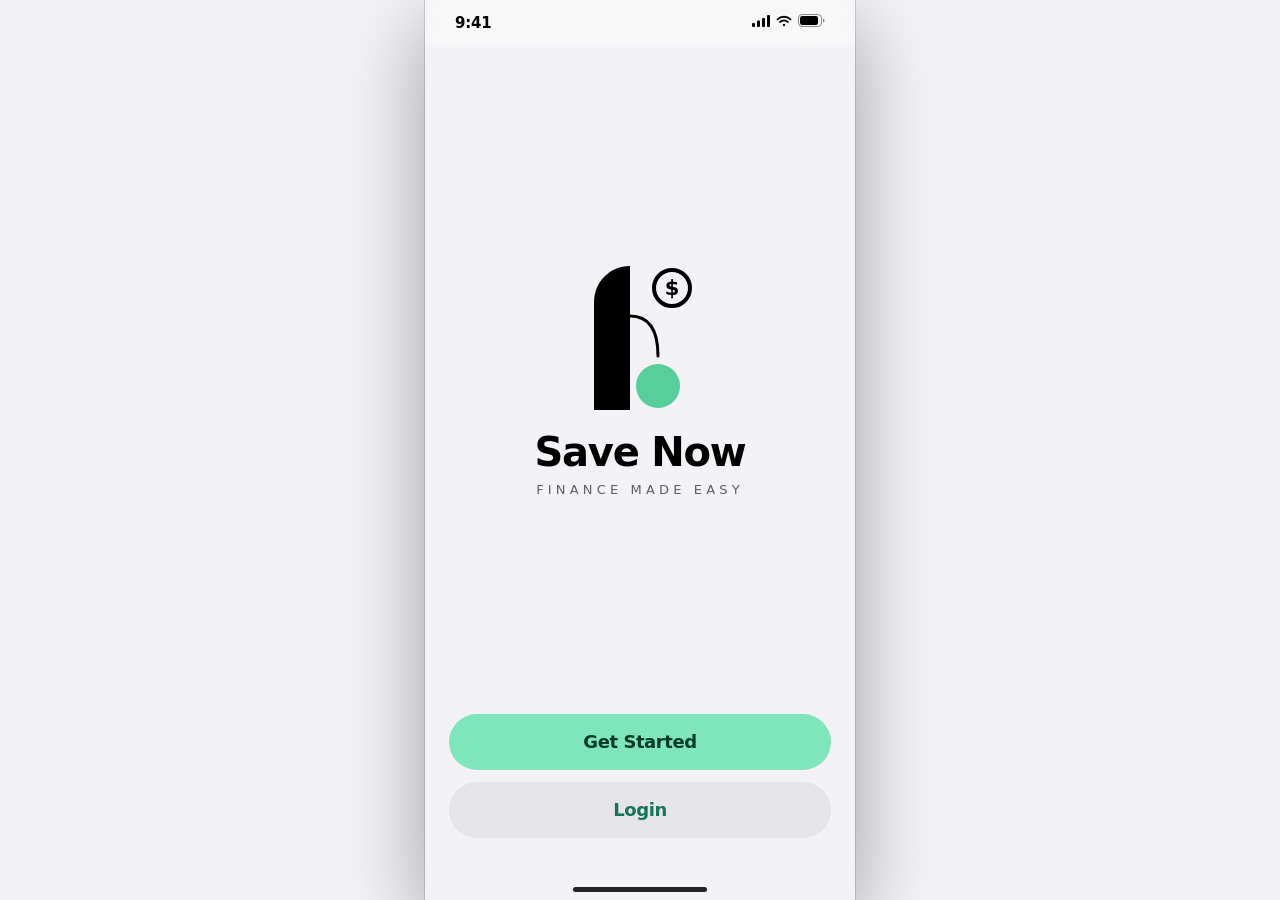
<file: index.html>
<!DOCTYPE html>
<html lang="en" data-theme="light">
<head>
  <meta charset="UTF-8">
  <!-- viewport-fit=cover lets the layout run under the notch / Dynamic Island; safe areas are handled in css/base.css -->
  <meta name="viewport" content="width=device-width, initial-scale=1, viewport-fit=cover">
  <title>Savenow</title>
  <meta name="description" content="Savenow — Finance made easy. Stay within your daily budget and keep your streak.">

  <!-- Standalone / Add to Home Screen -->
  <meta name="apple-mobile-web-app-capable" content="yes">
  <meta name="mobile-web-app-capable" content="yes">
  <meta name="apple-mobile-web-app-title" content="Savenow">
  <meta name="apple-mobile-web-app-status-bar-style" content="default">
  <meta name="format-detection" content="telephone=no">
  <meta name="theme-color" content="#F2F2F7">
  <link rel="manifest" href="manifest.json">
  <link rel="apple-touch-icon" href="icons/apple-touch-icon.png">
  <link rel="icon" type="image/svg+xml" href="icons/icon.svg">

  <!-- Design tokens (from Savenow-High-Fidelity-Color-Palette.html) and shared styles -->
  <link rel="stylesheet" href="css/variables.css">
  <link rel="stylesheet" href="css/base.css">
  <link rel="stylesheet" href="css/components.css">
  <link rel="stylesheet" href="css/study.css">

  <!-- Screen styles -->
  <link rel="stylesheet" href="src/screens/onboarding/onboarding.css">
  <link rel="stylesheet" href="src/screens/auth/auth.css">
  <link rel="stylesheet" href="src/screens/setup-banks/setup-banks.css">
  <link rel="stylesheet" href="src/screens/setup-goal/setup-goal.css">
  <link rel="stylesheet" href="src/screens/setup-recurring/setup-recurring.css">
  <link rel="stylesheet" href="src/screens/setup-socials/setup-socials.css">
  <link rel="stylesheet" href="src/screens/home/home.css">
  <link rel="stylesheet" href="src/screens/add/add.css">
  <link rel="stylesheet" href="src/screens/edit-expense/edit-expense.css">
  <link rel="stylesheet" href="src/screens/insights/insights.css">
  <link rel="stylesheet" href="src/screens/categories/categories.css">
  <link rel="stylesheet" href="src/screens/timeline/timeline.css">
  <link rel="stylesheet" href="src/screens/recovery/recovery.css">
  <link rel="stylesheet" href="src/screens/social/social.css">
  <link rel="stylesheet" href="src/screens/settings/settings.css">
  <link rel="stylesheet" href="src/screens/lock/lock.css">
  <link rel="stylesheet" href="src/screens/cash-reminder/cash-reminder.css">
</head>
<body>
  <div id="app">
    <!-- Decorative device chrome, shown only when simulating a phone in desktop Chrome -->
    <div class="statusbar-sim" aria-hidden="true">
      <span>9:41</span>
      <span class="sb-right">
        <svg width="18" height="12" viewBox="0 0 18 12" fill="currentColor"><rect x="0" y="8" width="3" height="4" rx="1"/><rect x="5" y="5.5" width="3" height="6.5" rx="1"/><rect x="10" y="3" width="3" height="9" rx="1"/><rect x="15" y="0" width="3" height="12" rx="1"/></svg>
        <svg width="16" height="12" viewBox="0 0 16 12" fill="none" stroke="currentColor" stroke-width="1.8" stroke-linecap="round"><path d="M1.5 4.3a9.5 9.5 0 0 1 13 0M4 7a6 6 0 0 1 8 0"/><circle cx="8" cy="10" r="1.2" fill="currentColor" stroke="none"/></svg>
        <svg width="27" height="13" viewBox="0 0 27 13" fill="none"><rect x="0.5" y="0.5" width="23" height="12" rx="3.5" stroke="currentColor" opacity=".45"/><rect x="2" y="2" width="18" height="9" rx="2.2" fill="currentColor"/><path d="M25 4.5v4c.8-.3 1.5-1.1 1.5-2s-.7-1.7-1.5-2z" fill="currentColor" opacity=".5"/></svg>
      </span>
    </div>

    <!-- Screens are mounted here by App.router -->
    <div id="screens"></div>

    <!-- UITabBar -->
    <nav class="tabbar" id="tabbar" aria-label="Main">
      <button class="tab" data-tab="home" id="tab-home"><span class="ico" data-icon="house.fill"></span><span>Home</span></button>
      <button class="tab" data-tab="insights" id="tab-insights"><span class="ico" data-icon="chart.pie.fill"></span><span>Insights</span></button>
      <button class="tab tab-add" id="tab-add" aria-haspopup="dialog"><span class="ico" data-icon="plus.circle.fill"></span><span>Add</span></button>
      <button class="tab" data-tab="social" id="tab-social"><span class="ico" data-icon="person.2.fill"></span><span>Social</span></button>
      <button class="tab" data-tab="settings" id="tab-settings"><span class="ico" data-icon="gearshape.fill"></span><span>Settings</span></button>
    </nav>

    <div class="scrim" id="scrim"></div>
    <div class="toast" id="toast" role="status" aria-live="polite"></div>
    <div class="home-indicator-sim" aria-hidden="true"></div>
  </div>

  <!-- Core -->
  <script src="src/core/config.js"></script>
  <script src="src/core/icons.js"></script>
  <script src="src/core/state.js"></script>
  <script src="src/core/ui.js"></script>
  <script src="src/core/router.js"></script>
  <script src="src/core/maze.js"></script>
  <script src="src/core/study.js"></script>

  <!-- Screens (each file registers itself; order = mount order) -->
  <script src="src/screens/onboarding/onboarding.js"></script>
  <script src="src/screens/auth/auth.js"></script>
  <script src="src/screens/setup-banks/setup-banks.js"></script>
  <script src="src/screens/setup-goal/setup-goal.js"></script>
  <script src="src/screens/setup-recurring/setup-recurring.js"></script>
  <script src="src/screens/setup-socials/setup-socials.js"></script>
  <script src="src/screens/home/home.js"></script>
  <script src="src/screens/add/add.js"></script>
  <script src="src/screens/edit-expense/edit-expense.js"></script>
  <script src="src/screens/insights/insights.js"></script>
  <script src="src/screens/categories/categories.js"></script>
  <script src="src/screens/timeline/timeline.js"></script>
  <script src="src/screens/recovery/recovery.js"></script>
  <script src="src/screens/social/social.js"></script>
  <script src="src/screens/settings/settings.js"></script>
  <script src="src/screens/lock/lock.js"></script>
  <script src="src/screens/cash-reminder/cash-reminder.js"></script>

  <script src="src/main.js"></script>
  <script>
    // Fill tab bar glyphs from the icon registry
    document.querySelectorAll('#tabbar [data-icon]').forEach(function (el) {
      el.outerHTML = App.icon(el.getAttribute('data-icon'), 25);
    });
  </script>
</body>
</html>
</file>
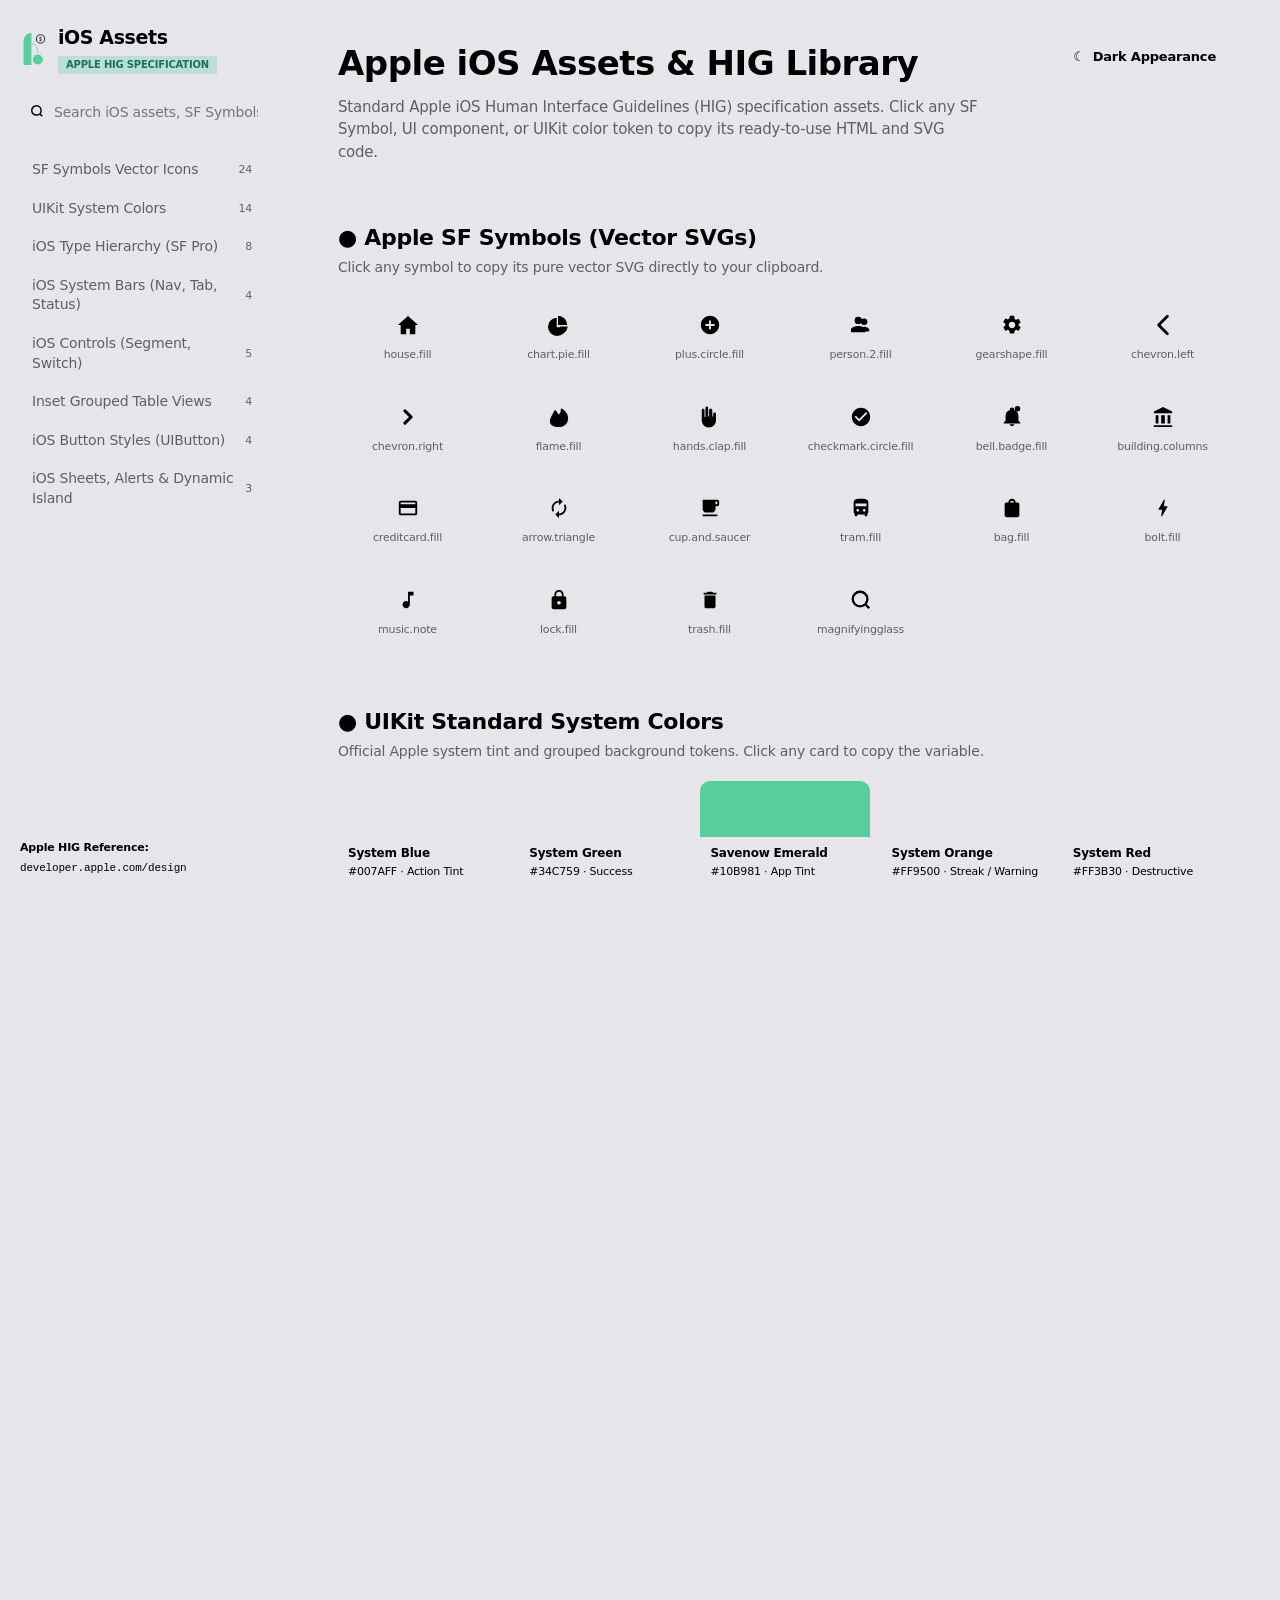
<file: asset.html>
<!DOCTYPE html>
<html lang="en">
<head>
  <meta charset="UTF-8">
  <meta name="viewport" content="width=device-width, initial-scale=1.0">
  <title>Savenow — Apple iOS HIG Asset &amp; Component Library</title>
  
  <!-- Native iOS Typography (San Francisco / SF Pro system font stack) -->
  
  <!-- Core iOS HIG Design Tokens & Component Styles -->
  <link rel="stylesheet" href="css/variables.css">
  <link rel="stylesheet" href="css/base.css">
  <link rel="stylesheet" href="css/components.css">

  <style>
    /* Dedicated Showcase Styles for iOS HIG Library */
    body {
      background: var(--ios-grouped-bg);
      color: var(--sn-text-primary);
      font-family: var(--font-sans);
      margin: 0;
      padding: 0;
      line-height: 1.4;
      -webkit-font-smoothing: antialiased;
    }

    .doc-layout {
      display: flex;
      min-height: 100vh;
    }

    /* Sidebar Navigation */
    .doc-sidebar {
      width: 290px;
      background: var(--ios-secondary-grouped-bg);
      border-right: 0.5px solid var(--ios-separator);
      position: sticky;
      top: 0;
      height: 100vh;
      overflow-y: auto;
      padding: 24px 20px;
      flex-shrink: 0;
      display: flex;
      flex-direction: column;
      gap: 20px;
      box-sizing: border-box;
    }

    .doc-brand {
      display: flex;
      align-items: center;
      gap: 12px;
    }

    .doc-brand-title {
      font-size: 19px;
      font-weight: 800;
      letter-spacing: -0.4px;
      margin: 0;
    }

    .doc-brand-badge {
      display: inline-block;
      font-size: 10px;
      font-weight: 700;
      text-transform: uppercase;
      background: var(--sn-emerald-100);
      color: var(--sn-emerald-600);
      padding: 2px 8px;
      border-radius: var(--ios-radius-capsule);
      margin-top: 3px;
    }

    .doc-search-box {
      position: relative;
    }

    .doc-search-input {
      width: 100%;
      box-sizing: border-box;
      padding: 9px 12px 9px 34px;
      border: 0.5px solid var(--ios-separator);
      border-radius: 10px;
      font-family: var(--font-sans);
      font-size: 14px;
      background: var(--ios-tertiary-grouped-bg);
      color: var(--sn-text-primary);
      outline: none;
      transition: border-color 0.18s ease;
    }

    .doc-search-input:focus {
      border-color: var(--sn-emerald-500);
    }

    .doc-search-icon {
      position: absolute;
      left: 10px;
      top: 10px;
      color: var(--ios-gray-1);
    }

    .doc-nav-list {
      list-style: none;
      padding: 0;
      margin: 0;
      display: flex;
      flex-direction: column;
      gap: 3px;
    }

    .doc-nav-item a {
      display: flex;
      align-items: center;
      justify-content: space-between;
      padding: 8px 12px;
      font-size: 14px;
      font-weight: 500;
      color: var(--sn-text-secondary);
      text-decoration: none;
      border-radius: 8px;
      transition: all 0.15s ease;
    }

    .doc-nav-item a:hover,
    .doc-nav-item a.active {
      color: var(--sn-text-primary);
      background: var(--ios-fill);
      font-weight: 600;
    }

    .doc-nav-counter {
      font-size: 11px;
      color: var(--ios-gray-1);
      background: var(--ios-tertiary-grouped-bg);
      padding: 1px 6px;
      border-radius: var(--ios-radius-capsule);
    }

    /* Main Content Area */
    .doc-main {
      flex: 1;
      padding: 40px 48px 100px;
      max-width: 1120px;
      box-sizing: border-box;
    }

    .doc-header-row {
      display: flex;
      justify-content: space-between;
      align-items: flex-start;
      border-bottom: 0.5px solid var(--ios-separator);
      padding-bottom: 24px;
      margin-bottom: 36px;
    }

    .doc-page-title {
      font-size: 34px;
      font-weight: 800;
      letter-spacing: -0.5px;
      margin: 0 0 8px;
    }

    .doc-page-desc {
      font-size: 15px;
      color: var(--sn-text-secondary);
      margin: 0;
      max-width: 640px;
      line-height: 1.5;
    }

    .doc-theme-btn {
      padding: 8px 16px;
      background: var(--ios-secondary-grouped-bg);
      border: 0.5px solid var(--ios-separator);
      border-radius: var(--ios-radius-capsule);
      font-size: 13px;
      font-weight: 600;
      cursor: pointer;
      color: var(--sn-text-primary);
      display: flex;
      align-items: center;
      gap: 8px;
      box-shadow: var(--shadow-sm);
    }

    /* Section & Component Blocks */
    .doc-section {
      margin-bottom: 56px;
      scroll-margin-top: 32px;
    }

    .doc-section-header {
      margin-bottom: 20px;
    }

    .doc-section-title {
      font-size: 22px;
      font-weight: 700;
      letter-spacing: -0.3px;
      margin: 0 0 4px;
      display: flex;
      align-items: center;
      gap: 8px;
    }

    .doc-section-desc {
      font-size: 14px;
      color: var(--sn-text-secondary);
      margin: 0;
    }

    /* Grid & Cards */
    .doc-grid {
      display: grid;
      grid-template-columns: repeat(auto-fill, minmax(340px, 1fr));
      gap: 20px;
    }

    .doc-card {
      background: var(--ios-secondary-grouped-bg);
      border: 0.5px solid var(--ios-separator);
      border-radius: var(--ios-radius-card);
      overflow: hidden;
      box-shadow: var(--shadow-sm);
      display: flex;
      flex-direction: column;
    }

    .doc-card-header {
      padding: 12px 16px;
      border-bottom: 0.5px solid var(--ios-separator);
      display: flex;
      justify-content: space-between;
      align-items: center;
      background: var(--ios-tertiary-grouped-bg);
    }

    .doc-card-title {
      font-size: 14px;
      font-weight: 600;
      letter-spacing: -0.2px;
      margin: 0;
    }

    .doc-card-tag {
      font-size: 11px;
      font-family: var(--font-mono);
      background: var(--ios-fill);
      color: var(--sn-text-secondary);
      padding: 2px 8px;
      border-radius: 5px;
    }

    .doc-preview-area {
      padding: 24px 20px;
      display: flex;
      flex-direction: column;
      align-items: center;
      justify-content: center;
      background: var(--ios-secondary-grouped-bg);
      flex: 1;
      min-height: 110px;
      position: relative;
    }

    .doc-preview-area.phone-frame {
      max-width: 375px;
      margin: 0 auto;
      width: 100%;
      border-radius: 14px;
      border: 0.5px dashed var(--ios-separator);
      padding: 16px;
      background: var(--ios-grouped-bg);
      box-sizing: border-box;
    }

    .doc-code-footer {
      border-top: 0.5px solid var(--ios-separator);
      padding: 8px 16px;
      background: var(--ios-tertiary-grouped-bg);
      display: flex;
      justify-content: flex-end;
      align-items: center;
    }

    .btn-copy-code {
      background: transparent;
      border: 0.5px solid var(--ios-separator);
      color: var(--sn-text-secondary);
      font-family: var(--font-sans);
      font-size: 12px;
      font-weight: 600;
      padding: 4px 10px;
      border-radius: 6px;
      cursor: pointer;
      display: flex;
      align-items: center;
      gap: 6px;
      transition: all 0.15s ease;
    }

    .btn-copy-code:hover {
      background: var(--sn-obsidian-900);
      color: #FFFFFF;
      border-color: var(--sn-obsidian-900);
    }

    /* SF Symbols Grid */
    .symbols-grid {
      display: grid;
      grid-template-columns: repeat(auto-fill, minmax(130px, 1fr));
      gap: 12px;
    }

    .symbol-card {
      background: var(--ios-secondary-grouped-bg);
      border: 0.5px solid var(--ios-separator);
      border-radius: 10px;
      padding: 14px 10px;
      display: flex;
      flex-direction: column;
      align-items: center;
      justify-content: center;
      gap: 8px;
      cursor: pointer;
      transition: all 0.15s ease;
    }

    .symbol-card:hover {
      transform: translateY(-2px);
      box-shadow: var(--shadow-md);
      border-color: var(--sn-emerald-500);
    }

    .symbol-icon-wrap {
      width: 28px;
      height: 28px;
      display: flex;
      align-items: center;
      justify-content: center;
      color: var(--sn-text-primary);
    }

    .symbol-name {
      font-size: 11px;
      font-family: var(--font-mono);
      color: var(--sn-text-secondary);
      text-align: center;
      word-break: break-all;
    }

    /* Color Swatches Grid */
    .color-swatches-grid {
      display: grid;
      grid-template-columns: repeat(auto-fill, minmax(150px, 1fr));
      gap: 12px;
    }

    .color-swatch-card {
      background: var(--ios-secondary-grouped-bg);
      border: 0.5px solid var(--ios-separator);
      border-radius: 10px;
      overflow: hidden;
      cursor: pointer;
      transition: transform 0.15s ease;
    }

    .color-swatch-card:hover {
      transform: translateY(-2px);
      box-shadow: var(--shadow-md);
    }

    .color-swatch-preview {
      height: 56px;
      width: 100%;
    }

    .color-swatch-meta {
      padding: 8px 10px;
    }

    .color-swatch-name {
      font-size: 12px;
      font-weight: 600;
      margin-bottom: 2px;
    }

    .color-swatch-hex {
      font-size: 11px;
      font-family: var(--font-mono);
      color: var(--ios-gray-1);
    }

    /* Toast Notification for asset.html */
    .doc-toast {
      position: fixed;
      bottom: 24px;
      right: 24px;
      background: rgba(15, 23, 42, 0.94);
      backdrop-filter: var(--ios-blur-material);
      -webkit-backdrop-filter: var(--ios-blur-material);
      color: #FFFFFF;
      padding: 10px 18px;
      border-radius: var(--ios-radius-capsule);
      font-size: 13px;
      font-weight: 600;
      box-shadow: var(--shadow-lg);
      transform: translateY(100px);
      opacity: 0;
      transition: all 0.25s cubic-bezier(0.16, 1, 0.3, 1);
      z-index: 9999;
      display: flex;
      align-items: center;
      gap: 8px;
    }

    .doc-toast.show {
      transform: translateY(0);
      opacity: 1;
    }
  </style>
</head>
<body data-theme="light">

  <div class="doc-layout">
    
    <!-- Sidebar Navigation -->
    <aside class="doc-sidebar">
      <div>
        <div class="doc-brand">
          <svg width="26" height="32" viewBox="0 0 110 140" fill="none">
            <path d="M14 140V34C14 15.2 29.2 0 48 0H48V140H14Z" fill="var(--sn-emerald-500)"/>
            <path d="M48 48C68 48 76 66 76 88" stroke="var(--sn-emerald-500)" stroke-width="3" fill="none"/>
            <circle cx="76" cy="116" r="22" fill="var(--sn-emerald-500)"/>
            <circle cx="88" cy="26" r="18" stroke="var(--sn-obsidian-900)" stroke-width="4" fill="var(--ios-secondary-grouped-bg)"/>
            <text x="88" y="33" font-family="-apple-system, BlinkMacSystemFont, 'SF Pro Display', 'SF Pro', sans-serif" font-size="20" font-weight="900" text-anchor="middle" fill="var(--sn-obsidian-900)">$</text>
          </svg>
          <div>
            <h1 class="doc-brand-title">iOS Assets</h1>
            <span class="doc-brand-badge">Apple HIG Specification</span>
          </div>
        </div>
      </div>

      <!-- Quick Search Bar -->
      <div class="doc-search-box">
        <svg class="doc-search-icon" width="14" height="14" viewBox="0 0 24 24" fill="none" stroke="currentColor" stroke-width="2.5">
          <circle cx="11" cy="11" r="8"></circle>
          <line x1="21" y1="21" x2="16.65" y2="16.65"></line>
        </svg>
        <input type="text" class="doc-search-input" id="doc-search-input" placeholder="Search iOS assets, SF Symbols...">
      </div>

      <!-- Nav Links -->
      <nav>
        <ul class="doc-nav-list">
          <li class="doc-nav-item"><a href="#symbols"><span>SF Symbols Vector Icons</span><span class="doc-nav-counter">24</span></a></li>
          <li class="doc-nav-item"><a href="#system-colors"><span>UIKit System Colors</span><span class="doc-nav-counter">14</span></a></li>
          <li class="doc-nav-item"><a href="#typography"><span>iOS Type Hierarchy (SF Pro)</span><span class="doc-nav-counter">8</span></a></li>
          <li class="doc-nav-item"><a href="#bars"><span>iOS System Bars (Nav, Tab, Status)</span><span class="doc-nav-counter">4</span></a></li>
          <li class="doc-nav-item"><a href="#controls"><span>iOS Controls (Segment, Switch)</span><span class="doc-nav-counter">5</span></a></li>
          <li class="doc-nav-item"><a href="#tables"><span>Inset Grouped Table Views</span><span class="doc-nav-counter">4</span></a></li>
          <li class="doc-nav-item"><a href="#buttons"><span>iOS Button Styles (UIButton)</span><span class="doc-nav-counter">4</span></a></li>
          <li class="doc-nav-item"><a href="#sheets"><span>iOS Sheets, Alerts &amp; Dynamic Island</span><span class="doc-nav-counter">3</span></a></li>
        </ul>
      </nav>

      <div style="margin-top: auto; padding-top: 14px; border-top: 0.5px solid var(--ios-separator); font-size: 11px; color: var(--ios-gray-1);">
        <p style="margin: 0 0 4px;"><strong>Apple HIG Reference:</strong></p>
        <code>developer.apple.com/design</code>
      </div>
    </aside>

    <!-- Main Content -->
    <main class="doc-main">

      <header class="doc-header-row">
        <div>
          <h1 class="doc-page-title">Apple iOS Assets &amp; HIG Library</h1>
          <p class="doc-page-desc">
            Standard Apple iOS Human Interface Guidelines (HIG) specification assets. Click any SF Symbol, UI component, or UIKit color token to copy its ready-to-use HTML and SVG code.
          </p>
        </div>
        <button class="doc-theme-btn" id="doc-theme-toggle">
          <span id="theme-btn-icon">&#9790;</span>
          <span id="theme-btn-label">Dark Appearance</span>
        </button>
      </header>


      <!-- ==============================================================
           1. SF SYMBOLS VECTOR ICON LIBRARY (PURE SVG)
           ============================================================== -->
      <section class="doc-section" id="symbols">
        <div class="doc-section-header">
          <h2 class="doc-section-title">&#9679; Apple SF Symbols (Vector SVGs)</h2>
          <p class="doc-section-desc">Click any symbol to copy its pure vector SVG directly to your clipboard.</p>
        </div>

        <div class="symbols-grid">
          <!-- house.fill -->
          <div class="symbol-card" onclick="copySnippet(this.querySelector('.symbol-icon-wrap').innerHTML, 'house.fill SVG')">
            <div class="symbol-icon-wrap">
              <svg width="22" height="22" viewBox="0 0 24 24" fill="currentColor"><path d="M12 2.1L1 12h3v9a1 1 0 0 0 1 1h5v-6h4v6h5a1 1 0 0 0 1-1v-9h3L12 2.1z"/></svg>
            </div>
            <span class="symbol-name">house.fill</span>
          </div>

          <!-- chart.pie.fill -->
          <div class="symbol-card" onclick="copySnippet(this.querySelector('.symbol-icon-wrap').innerHTML, 'chart.pie.fill SVG')">
            <div class="symbol-icon-wrap">
              <svg width="22" height="22" viewBox="0 0 24 24" fill="currentColor"><path d="M11 2v10h10A10 10 0 0 0 11 2zm2 10.5V22a10 10 0 0 0 8.5-8.5H13zM9.5 4A10 10 0 1 0 20 14.5H9.5V4z"/></svg>
            </div>
            <span class="symbol-name">chart.pie.fill</span>
          </div>

          <!-- plus.circle.fill -->
          <div class="symbol-card" onclick="copySnippet(this.querySelector('.symbol-icon-wrap').innerHTML, 'plus.circle.fill SVG')">
            <div class="symbol-icon-wrap">
              <svg width="22" height="22" viewBox="0 0 24 24" fill="currentColor"><path d="M12 2C6.48 2 2 6.48 2 12s4.48 10 10 10 10-4.48 10-10S17.52 2 12 2zm5 11h-4v4h-2v-4H7v-2h4V7h2v4h4v2z"/></svg>
            </div>
            <span class="symbol-name">plus.circle.fill</span>
          </div>

          <!-- person.2.fill -->
          <div class="symbol-card" onclick="copySnippet(this.querySelector('.symbol-icon-wrap').innerHTML, 'person.2.fill SVG')">
            <div class="symbol-icon-wrap">
              <svg width="22" height="22" viewBox="0 0 24 24" fill="currentColor"><path d="M9 11a4 4 0 1 0 0-8 4 4 0 0 0 0 8zm6.5 1a3.5 3.5 0 1 0 0-7 3.5 3.5 0 0 0 0 7zM9 13c-2.67 0-8 1.34-8 4v2a1 1 0 0 0 1 1h14a1 1 0 0 0 1-1v-2c0-2.66-5.33-4-8-4zm6.5 1c-.34 0-.74.03-1.16.08 1.02.77 1.66 1.83 1.66 2.92v2h4a1 1 0 0 0 1-1v-1c0-1.66-3.33-3-5.5-3z"/></svg>
            </div>
            <span class="symbol-name">person.2.fill</span>
          </div>

          <!-- gearshape.fill -->
          <div class="symbol-card" onclick="copySnippet(this.querySelector('.symbol-icon-wrap').innerHTML, 'gearshape.fill SVG')">
            <div class="symbol-icon-wrap">
              <svg width="22" height="22" viewBox="0 0 24 24" fill="currentColor"><path d="M19.14 12.94c.04-.3.06-.61.06-.94 0-.32-.02-.64-.07-.94l2.03-1.58a.49.49 0 0 0 .12-.61l-1.92-3.32a.49.49 0 0 0-.59-.22l-2.39.96c-.5-.38-1.03-.7-1.62-.94l-.36-2.54A.48.48 0 0 0 14 2h-4a.48.48 0 0 0-.48.41l-.38 2.54c-.59.24-1.13.57-1.62.94l-2.39-.96a.49.49 0 0 0-.59.22L2.62 8.47a.49.49 0 0 0 .12.61l2.03 1.58c-.05.3-.07.63-.07.94s.02.64.07.94l-2.03 1.58a.49.49 0 0 0-.12.61l1.92 3.32c.12.22.37.29.59.22l2.39-.96c.5.38 1.03.7 1.62.94l.36 2.54c.05.24.24.41.48.41h4c.24 0 .44-.17.48-.41l.38-2.54c.59-.24 1.13-.56 1.62-.94l2.39.96c.22.08.47 0 .59-.22l1.92-3.32c.12-.22.07-.47-.12-.61l-2.01-1.58zM12 15.6c-1.98 0-3.6-1.62-3.6-3.6s1.62-3.6 3.6-3.6 3.6 1.62 3.6 3.6-1.62 3.6-3.6 3.6z"/></svg>
            </div>
            <span class="symbol-name">gearshape.fill</span>
          </div>

          <!-- chevron.left -->
          <div class="symbol-card" onclick="copySnippet(this.querySelector('.symbol-icon-wrap').innerHTML, 'chevron.left SVG')">
            <div class="symbol-icon-wrap">
              <svg width="14" height="22" viewBox="0 0 12 20" fill="none" stroke="currentColor" stroke-width="2.5" stroke-linecap="round" stroke-linejoin="round"><path d="M10 2L2 10L10 18"/></svg>
            </div>
            <span class="symbol-name">chevron.left</span>
          </div>

          <!-- chevron.right -->
          <div class="symbol-card" onclick="copySnippet(this.querySelector('.symbol-icon-wrap').innerHTML, 'chevron.right SVG')">
            <div class="symbol-icon-wrap">
              <svg width="10" height="16" viewBox="0 0 8 13" fill="none" stroke="currentColor" stroke-width="2.5" stroke-linecap="round" stroke-linejoin="round"><path d="M1.5 1.5L6.5 6.5L1.5 11.5"/></svg>
            </div>
            <span class="symbol-name">chevron.right</span>
          </div>

          <!-- flame.fill -->
          <div class="symbol-card" onclick="copySnippet(this.querySelector('.symbol-icon-wrap').innerHTML, 'flame.fill SVG')">
            <div class="symbol-icon-wrap" style="color: var(--ios-system-orange);">
              <svg width="22" height="22" viewBox="0 0 24 24" fill="currentColor"><path d="M12 23c6.075 0 10-4.043 10-9.61 0-4.66-3.08-8.23-6.62-10.42a1 1 0 0 0-1.48.97c.21 2.45-.63 4.2-2.12 5.37C10.74 8.13 9.4 6.7 8.7 5.03a1 1 0 0 0-1.8.18C5.23 9.24 2 13.06 2 16.39 2 20.95 5.925 23 12 23z"/></svg>
            </div>
            <span class="symbol-name">flame.fill</span>
          </div>

          <!-- hands.clap.fill -->
          <div class="symbol-card" onclick="copySnippet(this.querySelector('.symbol-icon-wrap').innerHTML, 'hands.clap.fill SVG')">
            <div class="symbol-icon-wrap">
              <svg width="22" height="22" viewBox="0 0 24 24" fill="currentColor"><path d="M12.5 3c-.83 0-1.5.67-1.5 1.5v7h-1V2c0-.83-.67-1.5-1.5-1.5S7 1.17 7 2v10H6V4.5C6 3.67 5.33 3 4.5 3S3 3.67 3 4.5v11.41C3 19.98 6.47 23.5 10.75 23.5S18.5 19.98 18.5 15.91V8.5c0-.83-.67-1.5-1.5-1.5s-1.5.67-1.5 1.5V11.5h-1V4.5c0-.83-.67-1.5-1.5-1.5z"/></svg>
            </div>
            <span class="symbol-name">hands.clap.fill</span>
          </div>

          <!-- checkmark.circle.fill -->
          <div class="symbol-card" onclick="copySnippet(this.querySelector('.symbol-icon-wrap').innerHTML, 'checkmark.circle.fill SVG')">
            <div class="symbol-icon-wrap" style="color: var(--ios-system-green);">
              <svg width="22" height="22" viewBox="0 0 24 24" fill="currentColor"><path d="M12 2C6.48 2 2 6.48 2 12s4.48 10 10 10 10-4.48 10-10S17.52 2 12 2zm-2 15l-5-5 1.41-1.41L10 14.17l7.59-7.59L19 8l-9 9z"/></svg>
            </div>
            <span class="symbol-name">checkmark.circle.fill</span>
          </div>

          <!-- bell.badge.fill -->
          <div class="symbol-card" onclick="copySnippet(this.querySelector('.symbol-icon-wrap').innerHTML, 'bell.badge.fill SVG')">
            <div class="symbol-icon-wrap" style="color: var(--ios-system-red);">
              <svg width="22" height="22" viewBox="0 0 24 24" fill="currentColor"><path d="M12 22a2.98 2.98 0 0 0 2.82-2H9.18A2.98 2.98 0 0 0 12 22zm7-6v-5c0-3.07-1.64-5.64-4.5-6.32V4a2.5 2.5 0 0 0-5 0v.68C6.63 5.36 5 7.92 5 11v5l-2 2v1h18v-1l-2-2zM18 6a3 3 0 1 1 0-6 3 3 0 0 1 0 6z"/></svg>
            </div>
            <span class="symbol-name">bell.badge.fill</span>
          </div>

          <!-- building.columns.fill -->
          <div class="symbol-card" onclick="copySnippet(this.querySelector('.symbol-icon-wrap').innerHTML, 'building.columns.fill SVG')">
            <div class="symbol-icon-wrap">
              <svg width="22" height="22" viewBox="0 0 24 24" fill="currentColor"><path d="M12 1L2 6v2h20V6L12 1zM4 10v9h3v-9H4zm6 0v9h4v-9h-4zm7 0v9h3v-9h-3zM2 21v2h20v-2H2z"/></svg>
            </div>
            <span class="symbol-name">building.columns</span>
          </div>

          <!-- creditcard.fill -->
          <div class="symbol-card" onclick="copySnippet(this.querySelector('.symbol-icon-wrap').innerHTML, 'creditcard.fill SVG')">
            <div class="symbol-icon-wrap">
              <svg width="22" height="22" viewBox="0 0 24 24" fill="currentColor"><path d="M20 4H4c-1.11 0-2 .89-2 2v12c0 1.11.89 2 2 2h16c1.11 0 2-.89 2-2V6c0-1.11-.89-2-2-2zm0 14H4v-6h16v6zm0-10H4V6h16v2z"/></svg>
            </div>
            <span class="symbol-name">creditcard.fill</span>
          </div>

          <!-- arrow.triangle.2.circlepath -->
          <div class="symbol-card" onclick="copySnippet(this.querySelector('.symbol-icon-wrap').innerHTML, 'arrow.triangle.2.circlepath SVG')">
            <div class="symbol-icon-wrap">
              <svg width="22" height="22" viewBox="0 0 24 24" fill="currentColor"><path d="M12 6v3l4-4-4-4v3c-4.42 0-8 3.58-8 8 0 1.57.46 3.03 1.24 4.26L6.7 14.8A5.87 5.87 0 0 1 6 12c0-3.31 2.69-6 6-6zm6.76 1.74L17.3 9.2c.44.84.7 1.79.7 2.8 0 3.31-2.69 6-6 6v-3l-4 4 4 4v-3c4.42 0 8-3.58 8-8 0-1.57-.46-3.03-1.24-4.26z"/></svg>
            </div>
            <span class="symbol-name">arrow.triangle</span>
          </div>

          <!-- cup.and.saucer.fill -->
          <div class="symbol-card" onclick="copySnippet(this.querySelector('.symbol-icon-wrap').innerHTML, 'cup.and.saucer.fill SVG')">
            <div class="symbol-icon-wrap" style="color: var(--ios-system-orange);">
              <svg width="22" height="22" viewBox="0 0 24 24" fill="currentColor"><path d="M4 19h16v2H4zM20 3H4v10c0 2.21 1.79 4 4 4h6c2.21 0 4-1.79 4-4v-3h2c1.1 0 2-.9 2-2V5c0-1.1-.9-2-2-2zm0 5h-2V5h2v3z"/></svg>
            </div>
            <span class="symbol-name">cup.and.saucer</span>
          </div>

          <!-- tram.fill -->
          <div class="symbol-card" onclick="copySnippet(this.querySelector('.symbol-icon-wrap').innerHTML, 'tram.fill SVG')">
            <div class="symbol-icon-wrap" style="color: var(--ios-system-blue);">
              <svg width="22" height="22" viewBox="0 0 24 24" fill="currentColor"><path d="M12 2c-4.42 0-8 .5-8 4v10c0 .88.39 1.67 1 2.22V20a1 1 0 0 0 1 1h1a1 1 0 0 0 1-1v-1h8v1a1 1 0 0 0 1 1h1a1 1 0 0 0 1-1v-1.78c.61-.55 1-1.34 1-2.22V6c0-3.5-3.58-4-8-4zm-3.5 14a1.5 1.5 0 1 1 0-3 1.5 1.5 0 0 1 0 3zm7 0a1.5 1.5 0 1 1 0-3 1.5 1.5 0 0 1 0 3zM18 10H6V7h12v3z"/></svg>
            </div>
            <span class="symbol-name">tram.fill</span>
          </div>

          <!-- bag.fill -->
          <div class="symbol-card" onclick="copySnippet(this.querySelector('.symbol-icon-wrap').innerHTML, 'bag.fill SVG')">
            <div class="symbol-icon-wrap" style="color: var(--ios-system-purple);">
              <svg width="22" height="22" viewBox="0 0 24 24" fill="currentColor"><path d="M18 6h-2c0-2.21-1.79-4-4-4S8 3.79 8 6H6c-1.1 0-2 .9-2 2v12c0 1.1.9 2 2 2h12c1.1 0 2-.9 2-2V8c0-1.1-.9-2-2-2zm-6-2c1.1 0 2 .9 2 2h-4c0-1.1.9-2 2-2z"/></svg>
            </div>
            <span class="symbol-name">bag.fill</span>
          </div>

          <!-- bolt.fill -->
          <div class="symbol-card" onclick="copySnippet(this.querySelector('.symbol-icon-wrap').innerHTML, 'bolt.fill SVG')">
            <div class="symbol-icon-wrap" style="color: var(--ios-system-yellow);">
              <svg width="22" height="22" viewBox="0 0 24 24" fill="currentColor"><path d="M11 21h-1l1-7H7.5c-.58 0-.57-.32-.38-.66.19-.34.05-.08.08-.14L13 3h1l-1 7h3.5c.49 0 .56.33.47.51l-.07.15L11 21z"/></svg>
            </div>
            <span class="symbol-name">bolt.fill</span>
          </div>

          <!-- music.note -->
          <div class="symbol-card" onclick="copySnippet(this.querySelector('.symbol-icon-wrap').innerHTML, 'music.note SVG')">
            <div class="symbol-icon-wrap" style="color: var(--ios-system-pink);">
              <svg width="22" height="22" viewBox="0 0 24 24" fill="currentColor"><path d="M12 3v10.55c-.59-.34-1.27-.55-2-.55-2.21 0-4 1.79-4 4s1.79 4 4 4 4-1.79 4-4V7h4V3h-6z"/></svg>
            </div>
            <span class="symbol-name">music.note</span>
          </div>

          <!-- lock.fill -->
          <div class="symbol-card" onclick="copySnippet(this.querySelector('.symbol-icon-wrap').innerHTML, 'lock.fill SVG')">
            <div class="symbol-icon-wrap">
              <svg width="22" height="22" viewBox="0 0 24 24" fill="currentColor"><path d="M18 8h-1V6c0-2.76-2.24-5-5-5S7 3.24 7 6v2H6c-1.1 0-2 .9-2 2v10c0 1.1.9 2 2 2h12c1.1 0 2-.9 2-2V10c0-1.1-.9-2-2-2zm-6 9c-1.1 0-2-.9-2-2s.9-2 2-2 2 .9 2 2-.9 2-2 2zm3.1-9H8.9V6c0-1.71 1.39-3.1 3.1-3.1 1.71 0 3.1 1.39 3.1 3.1v2z"/></svg>
            </div>
            <span class="symbol-name">lock.fill</span>
          </div>

          <!-- trash.fill -->
          <div class="symbol-card" onclick="copySnippet(this.querySelector('.symbol-icon-wrap').innerHTML, 'trash.fill SVG')">
            <div class="symbol-icon-wrap" style="color: var(--ios-system-red);">
              <svg width="22" height="22" viewBox="0 0 24 24" fill="currentColor"><path d="M6 19c0 1.1.9 2 2 2h8c1.1 0 2-.9 2-2V7H6v12zM19 4h-3.5l-1-1h-5l-1 1H5v2h14V4z"/></svg>
            </div>
            <span class="symbol-name">trash.fill</span>
          </div>

          <!-- magnifyingglass -->
          <div class="symbol-card" onclick="copySnippet(this.querySelector('.symbol-icon-wrap').innerHTML, 'magnifyingglass SVG')">
            <div class="symbol-icon-wrap">
              <svg width="22" height="22" viewBox="0 0 24 24" fill="none" stroke="currentColor" stroke-width="2.5"><circle cx="11" cy="11" r="8"/><line x1="21" y1="21" x2="16.65" y2="16.65"/></svg>
            </div>
            <span class="symbol-name">magnifyingglass</span>
          </div>
        </div>
      </section>


      <!-- ==============================================================
           2. UIKIT SYSTEM COLORS
           ============================================================== -->
      <section class="doc-section" id="system-colors">
        <div class="doc-section-header">
          <h2 class="doc-section-title">&#9679; UIKit Standard System Colors</h2>
          <p class="doc-section-desc">Official Apple system tint and grouped background tokens. Click any card to copy the variable.</p>
        </div>

        <div class="color-swatches-grid">
          <div class="color-swatch-card" onclick="copySnippet('var(--ios-system-blue)', 'System Blue')">
            <div class="color-swatch-preview" style="background: var(--ios-system-blue);"></div>
            <div class="color-swatch-meta">
              <div class="color-swatch-name">System Blue</div>
              <div class="color-swatch-hex">#007AFF · Action Tint</div>
            </div>
          </div>
          <div class="color-swatch-card" onclick="copySnippet('var(--ios-system-green)', 'System Green')">
            <div class="color-swatch-preview" style="background: var(--ios-system-green);"></div>
            <div class="color-swatch-meta">
              <div class="color-swatch-name">System Green</div>
              <div class="color-swatch-hex">#34C759 · Success</div>
            </div>
          </div>
          <div class="color-swatch-card" onclick="copySnippet('var(--sn-emerald-500)', 'Emerald Primary')">
            <div class="color-swatch-preview" style="background: var(--sn-emerald-500);"></div>
            <div class="color-swatch-meta">
              <div class="color-swatch-name">Savenow Emerald</div>
              <div class="color-swatch-hex">#10B981 · App Tint</div>
            </div>
          </div>
          <div class="color-swatch-card" onclick="copySnippet('var(--ios-system-orange)', 'System Orange')">
            <div class="color-swatch-preview" style="background: var(--ios-system-orange);"></div>
            <div class="color-swatch-meta">
              <div class="color-swatch-name">System Orange</div>
              <div class="color-swatch-hex">#FF9500 · Streak / Warning</div>
            </div>
          </div>
          <div class="color-swatch-card" onclick="copySnippet('var(--ios-system-red)', 'System Red')">
            <div class="color-swatch-preview" style="background: var(--ios-system-red);"></div>
            <div class="color-swatch-meta">
              <div class="color-swatch-name">System Red</div>
              <div class="color-swatch-hex">#FF3B30 · Destructive</div>
            </div>
          </div>
          <div class="color-swatch-card" onclick="copySnippet('var(--ios-system-indigo)', 'System Indigo')">
            <div class="color-swatch-preview" style="background: var(--ios-system-indigo);"></div>
            <div class="color-swatch-meta">
              <div class="color-swatch-name">System Indigo</div>
              <div class="color-swatch-hex">#5856D6 · Recovery</div>
            </div>
          </div>
          <div class="color-swatch-card" onclick="copySnippet('var(--ios-system-purple)', 'System Purple')">
            <div class="color-swatch-preview" style="background: var(--ios-system-purple);"></div>
            <div class="color-swatch-meta">
              <div class="color-swatch-name">System Purple</div>
              <div class="color-swatch-hex">#AF52DE · Shopping</div>
            </div>
          </div>
          <div class="color-swatch-card" onclick="copySnippet('var(--ios-gray-1)', 'System Gray')">
            <div class="color-swatch-preview" style="background: var(--ios-gray-1);"></div>
            <div class="color-swatch-meta">
              <div class="color-swatch-name">System Gray</div>
              <div class="color-swatch-hex">#8E8E93 · Labels / Icons</div>
            </div>
          </div>
        </div>
      </section>


      <!-- ==============================================================
           3. IOS TYPOGRAPHY SCALE (SF PRO)
           ============================================================== -->
      <section class="doc-section" id="typography">
        <div class="doc-section-header">
          <h2 class="doc-section-title">&#9679; iOS Typography Scale (SF Pro)</h2>
          <p class="doc-section-desc">Apple iOS Dynamic Type scale with standard line heights and letter spacing.</p>
        </div>

        <div class="doc-card">
          <div style="padding: 16px 20px;">
            <div style="display: flex; justify-content: space-between; align-items: baseline; border-bottom: 0.5px solid var(--ios-separator); padding-bottom: 12px; margin-bottom: 12px;">
              <div>
                <span class="ios-large-title" style="padding: 0;">Large Title</span>
                <div style="font-size: 13px; color: var(--ios-gray-1);">34pt · Bold · -0.4px tracking</div>
              </div>
              <button class="btn-copy-code" onclick="copySnippet('font-size: 34px; font-weight: 800; letter-spacing: -0.4px;', 'Large Title Style')">Copy CSS</button>
            </div>

            <div style="display: flex; justify-content: space-between; align-items: baseline; border-bottom: 0.5px solid var(--ios-separator); padding-bottom: 12px; margin-bottom: 12px;">
              <div>
                <span style="font-size: 28px; font-weight: 700; letter-spacing: -0.3px;">Title 1</span>
                <div style="font-size: 13px; color: var(--ios-gray-1);">28pt · Bold · -0.3px tracking</div>
              </div>
              <button class="btn-copy-code" onclick="copySnippet('font-size: 28px; font-weight: 700; letter-spacing: -0.3px;', 'Title 1 Style')">Copy CSS</button>
            </div>

            <div style="display: flex; justify-content: space-between; align-items: baseline; border-bottom: 0.5px solid var(--ios-separator); padding-bottom: 12px; margin-bottom: 12px;">
              <div>
                <span style="font-size: 17px; font-weight: 600; letter-spacing: -0.4px;">Headline</span>
                <div style="font-size: 13px; color: var(--ios-gray-1);">17pt · Semibold · -0.4px tracking</div>
              </div>
              <button class="btn-copy-code" onclick="copySnippet('font-size: 17px; font-weight: 600; letter-spacing: -0.4px;', 'Headline Style')">Copy CSS</button>
            </div>

            <div style="display: flex; justify-content: space-between; align-items: baseline;">
              <div>
                <span style="font-size: 17px; font-weight: 400; letter-spacing: -0.4px;">Body Text</span>
                <div style="font-size: 13px; color: var(--ios-gray-1);">17pt · Regular · -0.4px tracking</div>
              </div>
              <button class="btn-copy-code" onclick="copySnippet('font-size: 17px; font-weight: 400; letter-spacing: -0.4px;', 'Body Style')">Copy CSS</button>
            </div>
          </div>
        </div>
      </section>


      <!-- ==============================================================
           4. IOS SYSTEM BARS
           ============================================================== -->
      <section class="doc-section" id="bars">
        <div class="doc-section-header">
          <h2 class="doc-section-title">&#9679; iOS System Bars (Status, Nav &amp; Tab Bar)</h2>
          <p class="doc-section-desc">Native Apple navigation patterns with translucent blur, Dynamic Island, and Home Indicator.</p>
        </div>

        <div class="doc-grid">
          <!-- iOS Large Title Navigation Bar -->
          <div class="doc-card">
            <div class="doc-card-header">
              <span class="doc-card-title">iOS Large Title Navigation Bar</span>
              <span class="doc-card-tag">.ios-large-title</span>
            </div>
            <div class="doc-preview-area phone-frame">
              <header class="ios-nav-bar" style="width: 100%;">
                <span class="ios-nav-title" style="position: static; transform: none; font-size: 13px; color: var(--ios-gray-1);">Savenow</span>
                <span style="font-size: 13px; color: var(--sn-emerald-600); font-weight: 600;">Edit</span>
              </header>
              <h1 class="ios-large-title" style="padding: 4px 0 8px; width: 100%;">Settings</h1>
            </div>
            <div class="doc-code-footer">
              <button class="btn-copy-code" onclick="copyComponentCode(this)">Copy HTML</button>
            </div>
          </div>

          <!-- iOS Navigation Bar with Back Button -->
          <div class="doc-card">
            <div class="doc-card-header">
              <span class="doc-card-title">iOS Navigation Bar (‹ Back &amp; Title)</span>
              <span class="doc-card-tag">.ios-nav-bar</span>
            </div>
            <div class="doc-preview-area phone-frame">
              <header class="ios-nav-bar" style="width: 100%;">
                <button class="ios-nav-back">
                  <svg width="12" height="20" viewBox="0 0 12 20" fill="none" stroke="currentColor" stroke-width="2.5" stroke-linecap="round" stroke-linejoin="round">
                    <path d="M10 2L2 10L10 18"/>
                  </svg>
                  <span>Back</span>
                </button>
                <span class="ios-nav-title">Connect Bank</span>
                <span style="font-size: 17px; color: var(--sn-emerald-600); font-weight: 600;">Done</span>
              </header>
            </div>
            <div class="doc-code-footer">
              <button class="btn-copy-code" onclick="copyComponentCode(this)">Copy HTML</button>
            </div>
          </div>

          <!-- iOS Tab Bar -->
          <div class="doc-card" style="grid-column: 1 / -1;">
            <div class="doc-card-header">
              <span class="doc-card-title">iOS Tab Bar (UITabBar with SF Symbols &amp; Home Indicator)</span>
              <span class="doc-card-tag">.bottom-nav-bar</span>
            </div>
            <div class="doc-preview-area phone-frame">
              <nav class="bottom-nav-bar" style="display: flex; position: relative; width: 100%; border-radius: 14px;">
                <button class="nav-tab-btn active">
                  <svg class="nav-tab-icon" viewBox="0 0 24 24" fill="currentColor">
                    <path d="M12 2.1L1 12h3v9a1 1 0 0 0 1 1h5v-6h4v6h5a1 1 0 0 0 1-1v-9h3L12 2.1z"/>
                  </svg>
                  <span>Home</span>
                </button>
                <button class="nav-tab-btn">
                  <svg class="nav-tab-icon" viewBox="0 0 24 24" fill="currentColor">
                    <path d="M11 2v10h10A10 10 0 0 0 11 2zm2 10.5V22a10 10 0 0 0 8.5-8.5H13zM9.5 4A10 10 0 1 0 20 14.5H9.5V4z"/>
                  </svg>
                  <span>Insights</span>
                </button>
                <button class="nav-tab-btn nav-center-add">
                  <div class="nav-add-circle">
                    <svg width="22" height="22" viewBox="0 0 24 24" fill="none" stroke="currentColor" stroke-width="3" stroke-linecap="round">
                      <line x1="12" y1="5" x2="12" y2="19"/>
                      <line x1="5" y1="12" x2="19" y2="12"/>
                    </svg>
                  </div>
                  <span style="margin-top: 2px;">Add</span>
                </button>
                <button class="nav-tab-btn">
                  <svg class="nav-tab-icon" viewBox="0 0 24 24" fill="currentColor">
                    <path d="M9 11a4 4 0 1 0 0-8 4 4 0 0 0 0 8zm6.5 1a3.5 3.5 0 1 0 0-7 3.5 3.5 0 0 0 0 7zM9 13c-2.67 0-8 1.34-8 4v2a1 1 0 0 0 1 1h14a1 1 0 0 0 1-1v-2c0-2.66-5.33-4-8-4z"/>
                  </svg>
                  <span>Social</span>
                </button>
                <button class="nav-tab-btn">
                  <svg class="nav-tab-icon" viewBox="0 0 24 24" fill="currentColor">
                    <path d="M19.14 12.94c.04-.3.06-.61.06-.94 0-.32-.02-.64-.07-.94l2.03-1.58a.49.49 0 0 0 .12-.61l-1.92-3.32a.49.49 0 0 0-.59-.22l-2.39.96c-.5-.38-1.03-.7-1.62-.94l-.36-2.54A.48.48 0 0 0 14 2h-4a.48.48 0 0 0-.48.41l-.38 2.54c-.59.24-1.13.57-1.62.94l-2.39-.96a.49.49 0 0 0-.59.22L2.62 8.47a.49.49 0 0 0 .12.61l2.03 1.58c-.05.3-.07.63-.07.94s.02.64.07.94l-2.03 1.58a.49.49 0 0 0-.12.61l1.92 3.32c.12.22.37.29.59.22l2.39-.96c.5.38 1.03.7 1.62.94l.36 2.54c.05.24.24.41.48.41h4c.24 0 .44-.17.48-.41l.38-2.54c.59-.24 1.13-.56 1.62-.94l2.39.96c.22.08.47 0 .59-.22l1.92-3.32c.12-.22.07-.47-.12-.61l-2.01-1.58zM12 15.6c-1.98 0-3.6-1.62-3.6-3.6s1.62-3.6 3.6-3.6 3.6 1.62 3.6 3.6-1.62 3.6-3.6 3.6z"/>
                  </svg>
                  <span>Settings</span>
                </button>
                <div class="ios-home-indicator-wrap"><div class="ios-home-indicator"></div></div>
              </nav>
            </div>
            <div class="doc-code-footer">
              <button class="btn-copy-code" onclick="copyComponentCode(this)">Copy HTML</button>
            </div>
          </div>
        </div>
      </section>


      <!-- ==============================================================
           5. IOS SYSTEM CONTROLS
           ============================================================== -->
      <section class="doc-section" id="controls">
        <div class="doc-section-header">
          <h2 class="doc-section-title">&#9679; iOS System Controls (Segmented Control &amp; Switch)</h2>
          <p class="doc-section-desc">Interactive native Apple controls ported to pure CSS and HTML.</p>
        </div>

        <div class="doc-grid">
          <!-- Segmented Control -->
          <div class="doc-card">
            <div class="doc-card-header">
              <span class="doc-card-title">iOS Segmented Control</span>
              <span class="doc-card-tag">UISegmentedControl</span>
            </div>
            <div class="doc-preview-area" style="width: 100%;">
              <div class="ios-segmented-control" style="width: 280px;">
                <button class="ios-segment-btn active" onclick="activateSegment(this)">Daily</button>
                <button class="ios-segment-btn" onclick="activateSegment(this)">Weekly</button>
                <button class="ios-segment-btn" onclick="activateSegment(this)">Monthly</button>
              </div>
            </div>
            <div class="doc-code-footer">
              <button class="btn-copy-code" onclick="copyComponentCode(this)">Copy HTML</button>
            </div>
          </div>

          <!-- iOS Switch -->
          <div class="doc-card">
            <div class="doc-card-header">
              <span class="doc-card-title">iOS Switch Toggle</span>
              <span class="doc-card-tag">UISwitch</span>
            </div>
            <div class="doc-preview-area" style="gap: 16px;">
              <div style="display: flex; align-items: center; justify-content: space-between; width: 220px;">
                <span style="font-size: 16px; font-weight: 500;">Notifications</span>
                <label class="ios-switch">
                  <input type="checkbox" checked onchange="showDocToast('Toggle: ' + (this.checked ? 'ON' : 'OFF'))">
                  <span class="ios-switch-slider"></span>
                </label>
              </div>
              <div style="display: flex; align-items: center; justify-content: space-between; width: 220px;">
                <span style="font-size: 16px; font-weight: 500;">Face ID Sync</span>
                <label class="ios-switch">
                  <input type="checkbox" onchange="showDocToast('Toggle: ' + (this.checked ? 'ON' : 'OFF'))">
                  <span class="ios-switch-slider"></span>
                </label>
              </div>
            </div>
            <div class="doc-code-footer">
              <button class="btn-copy-code" onclick="copyComponentCode(this)">Copy HTML</button>
            </div>
          </div>
        </div>
      </section>


      <!-- ==============================================================
           6. INSET GROUPED TABLE VIEWS
           ============================================================== -->
      <section class="doc-section" id="tables">
        <div class="doc-section-header">
          <h2 class="doc-section-title">&#9679; Inset Grouped Table Views</h2>
          <p class="doc-section-desc">The signature iOS 17 list pattern with colored squircle icons and disclosure indicators.</p>
        </div>

        <div class="doc-card" style="max-width: 520px;">
          <div class="doc-card-header">
            <span class="doc-card-title">UITableViewStyleInsetGrouped</span>
            <span class="doc-card-tag">.ios-inset-group</span>
          </div>
          <div class="doc-preview-area phone-frame">
            <div class="ios-section-header" style="padding-left: 0;">ACCOUNTS &amp; PREFERENCES</div>
            <div class="ios-inset-group" style="width: 100%;">
              <div class="ios-list-row">
                <div class="ios-row-left">
                  <div class="ios-icon-box blue">
                    <svg width="18" height="18" viewBox="0 0 24 24" fill="currentColor"><path d="M2 10h20v11a1 1 0 0 1-1 1H3a1 1 0 0 1-1-1V10zm0-5l10-4 10 4v3H2V5z"/></svg>
                  </div>
                  <div>
                    <div class="ios-row-title">Connected Banks</div>
                    <div class="ios-row-sub">DBS connected</div>
                  </div>
                </div>
                <div class="ios-row-right">
                  <svg class="ios-disclosure" viewBox="0 0 8 13" fill="none" stroke="currentColor"><path d="M1.5 1.5L6.5 6.5L1.5 11.5" stroke-linecap="round" stroke-linejoin="round"/></svg>
                </div>
              </div>

              <div class="ios-list-row">
                <div class="ios-row-left">
                  <div class="ios-icon-box orange">
                    <svg width="18" height="18" viewBox="0 0 24 24" fill="none" stroke="currentColor" stroke-width="2.5"><circle cx="12" cy="12" r="10"/><circle cx="12" cy="12" r="2"/></svg>
                  </div>
                  <div>
                    <div class="ios-row-title">Goal &amp; Budget</div>
                    <div class="ios-row-sub">$2,000 MacBook Pro</div>
                  </div>
                </div>
                <div class="ios-row-right">
                  <svg class="ios-disclosure" viewBox="0 0 8 13" fill="none" stroke="currentColor"><path d="M1.5 1.5L6.5 6.5L1.5 11.5" stroke-linecap="round" stroke-linejoin="round"/></svg>
                </div>
              </div>

              <div class="ios-list-row">
                <div class="ios-row-left">
                  <div class="ios-icon-box red">
                    <svg width="18" height="18" viewBox="0 0 24 24" fill="currentColor"><path d="M12 22a2.98 2.98 0 0 0 2.82-2H9.18A2.98 2.98 0 0 0 12 22zm7-6v-5c0-3.07-1.64-5.64-4.5-6.32V4a2.5 2.5 0 0 0-5 0v.68C6.63 5.36 5 7.92 5 11v5l-2 2v1h18v-1l-2-2z"/></svg>
                  </div>
                  <div class="ios-row-title">Push Alerts</div>
                </div>
                <div class="ios-row-right">
                  <label class="ios-switch">
                    <input type="checkbox" checked>
                    <span class="ios-switch-slider"></span>
                  </label>
                </div>
              </div>
            </div>
          </div>
          <div class="doc-code-footer">
            <button class="btn-copy-code" onclick="copyComponentCode(this)">Copy HTML</button>
          </div>
        </div>
      </section>


      <!-- ==============================================================
           7. IOS BUTTONS
           ============================================================== -->
      <section class="doc-section" id="buttons">
        <div class="doc-section-header">
          <h2 class="doc-section-title">&#9679; iOS Buttons (UIButton Configurations)</h2>
          <p class="doc-section-desc">Prominent filled, tinted, gray, and hero action buttons conforming to Apple HIG touch targets.</p>
        </div>

        <div class="doc-grid">
          <div class="doc-card">
            <div class="doc-card-header">
              <span class="doc-card-title">Prominent Filled &amp; Tinted Buttons</span>
              <span class="doc-card-tag">UIButton.Configuration</span>
            </div>
            <div class="doc-preview-area" style="gap: 12px; width: 100%;">
              <button class="btn btn-primary" style="width: 240px;">Continue &rarr;</button>
              <button class="btn btn-emerald" style="width: 240px;">Finish Setup &rarr;</button>
              <button class="btn btn-outline" style="width: 240px;">Secondary Action</button>
            </div>
            <div class="doc-code-footer">
              <button class="btn-copy-code" onclick="copyComponentCode(this)">Copy HTML</button>
            </div>
          </div>

          <div class="doc-card">
            <div class="doc-card-header">
              <span class="doc-card-title">iOS Hero Buttons (64px)</span>
              <span class="doc-card-tag">.btn-hero</span>
            </div>
            <div class="doc-preview-area" style="gap: 12px; width: 100%;">
              <button class="btn btn-hero btn-hero-primary">Get Started</button>
              <button class="btn btn-hero btn-hero-outline">Login</button>
            </div>
            <div class="doc-code-footer">
              <button class="btn-copy-code" onclick="copyComponentCode(this)">Copy HTML</button>
            </div>
          </div>
        </div>
      </section>


      <!-- ==============================================================
           8. IOS SHEETS, ALERTS & DYNAMIC NOTIFICATIONS
           ============================================================== -->
      <section class="doc-section" id="sheets">
        <div class="doc-section-header">
          <h2 class="doc-section-title">&#9679; iOS Presentation (Sheets, Alerts &amp; Dynamic Island)</h2>
          <p class="doc-section-desc">Apple sheet presentation detents with Grabber handle and Dynamic Island toasts.</p>
        </div>

        <div class="doc-grid">
          <!-- Detent Sheet -->
          <div class="doc-card">
            <div class="doc-card-header">
              <span class="doc-card-title">iOS Half-Sheet Modal</span>
              <span class="doc-card-tag">UISheetPresentationController</span>
            </div>
            <div class="doc-preview-area phone-frame">
              <div class="bottom-sheet" style="position: relative; transform: none; width: 100%; border: 0.5px solid var(--ios-separator); box-sizing: border-box;">
                <div class="sheet-handle-bar"></div>
                <div class="sheet-title">Add Transaction</div>
                <div class="sheet-subtitle">Log spending against your daily limit</div>
                <button class="btn btn-primary" style="width: 100%; height: 46px; font-size: 16px; margin-top: 10px;">Record Expense</button>
              </div>
            </div>
            <div class="doc-code-footer">
              <button class="btn-copy-code" onclick="copyComponentCode(this)">Copy HTML</button>
            </div>
          </div>

          <!-- Dynamic Island Toast -->
          <div class="doc-card">
            <div class="doc-card-header">
              <span class="doc-card-title">iOS Dynamic Island Toast</span>
              <span class="doc-card-tag">.toast-notice</span>
            </div>
            <div class="doc-preview-area">
              <div class="toast-notice show" style="position: relative; top: auto; left: auto; transform: none;">
                <span style="color: var(--sn-emerald-500);">&#10003;</span>
                <span>Linked DBS Bank Account</span>
              </div>
              <button class="btn btn-outline" style="margin-top: 16px; height: 38px; font-size: 13px;" onclick="showDocToast('Testing iOS Dynamic Notification')">
                Trigger Live Toast
              </button>
            </div>
            <div class="doc-code-footer">
              <button class="btn-copy-code" onclick="copyComponentCode(this)">Copy HTML</button>
            </div>
          </div>
        </div>
      </section>

    </main>
  </div>

  <!-- Shared Toast for asset.html -->
  <div class="doc-toast" id="doc-toast">
    <span style="color: var(--sn-emerald-500); font-weight: 800;">&#10003;</span>
    <span id="doc-toast-msg">Copied to clipboard!</span>
  </div>

  <script>
    // Copy Snippet Helper
    function copyComponentCode(button) {
      const card = button.closest('.doc-card');
      const previewArea = card.querySelector('.doc-preview-area');
      if (!previewArea) return;

      let code = previewArea.innerHTML.trim();
      navigator.clipboard.writeText(code).then(() => {
        showDocToast('Copied iOS component HTML to clipboard!');
      }).catch(() => {
        prompt('Copy HTML code:', code);
      });
    }

    function copySnippet(text, label) {
      navigator.clipboard.writeText(text).then(() => {
        showDocToast(`Copied ${label} to clipboard!`);
      }).catch(() => {
        prompt('Copy code:', text);
      });
    }

    // Toast Feedback
    let toastTimer;
    function showDocToast(msg) {
      const toast = document.getElementById('doc-toast');
      const msgEl = document.getElementById('doc-toast-msg');
      if (!toast) return;

      msgEl.textContent = msg;
      toast.classList.add('show');
      clearTimeout(toastTimer);
      toastTimer = setTimeout(() => {
        toast.classList.remove('show');
      }, 2000);
    }

    // Theme Switcher (Light / Dark iOS Appearance)
    const themeBtn = document.getElementById('doc-theme-toggle');
    const themeIcon = document.getElementById('theme-btn-icon');
    const themeLabel = document.getElementById('theme-btn-label');

    themeBtn.addEventListener('click', () => {
      const isDark = document.body.getAttribute('data-theme') === 'dark';
      const nextTheme = isDark ? 'light' : 'dark';
      document.body.setAttribute('data-theme', nextTheme);
      themeIcon.innerHTML = nextTheme === 'dark' ? '&#9788;' : '&#9790;';
      themeLabel.textContent = nextTheme === 'dark' ? 'Light Appearance' : 'Dark Appearance';
      showDocToast(`Switched to iOS ${nextTheme} appearance`);
    });

    // Segmented Control Switcher
    function activateSegment(btn) {
      const parent = btn.parentElement;
      parent.querySelectorAll('.ios-segment-btn').forEach(b => b.classList.remove('active'));
      btn.classList.add('active');
      showDocToast(`Selected: ${btn.textContent}`);
    }

    // Real-time Search Filter
    const searchInput = document.getElementById('doc-search-input');
    if (searchInput) {
      searchInput.addEventListener('input', (e) => {
        const term = e.target.value.toLowerCase().trim();
        const cards = document.querySelectorAll('.doc-card, .color-swatch-card, .symbol-card');

        cards.forEach(card => {
          const text = card.textContent.toLowerCase();
          if (!term || text.includes(term)) {
            card.style.display = '';
          } else {
            card.style.display = 'none';
          }
        });
      });
    }
  </script>
</body>
</html>
</file>
<file: css/variables.css>
/**
 * Savenow Design Tokens
 * Single source of truth: Savenow-High-Fidelity-Color-Palette.html
 * Light is the default; dark applies via [data-theme="dark"] (set by main.js,
 * which follows the system preference until the user picks one in Settings).
 */

:root {
  /* Apple system colors (light). Names kept from the old palette so screens need no edits:
     emerald = systemGreen (status only), amber = systemYellow, rose = systemRed,
     indigo = systemIndigo, obsidian = system grays/black. Interactive tint is --sn-accent (systemBlue). */
  --sn-obsidian-950: #000000;
  --sn-obsidian-900: #1C1C1E;
  --sn-obsidian-800: #2C2C2E;
  --sn-obsidian-700: #3A3A3C;
  --sn-blue: #0062D6;   /* systemBlue darkened to 5.1:1 on the grouped canvas (systemBlue is 3.6:1) */
  --sn-emerald-600: #34C759;
  --sn-emerald-500: #34C759;
  --sn-emerald-400: #30D158;
  --sn-emerald-100: rgba(52, 199, 89, 0.24);
  --sn-emerald-50:  rgba(52, 199, 89, 0.14);

  --sn-amber-600: #FFB000;
  --sn-amber-500: #FFCC00;
  --sn-amber-100: rgba(255, 204, 0, 0.26);
  --sn-amber-50:  rgba(255, 204, 0, 0.16);
  --sn-amber-text: #8F6B00;
  --sn-amber-border: transparent;

  --sn-rose-600: #FF3B30;
  --sn-rose-500: #FF3B30;
  --sn-rose-100: rgba(255, 59, 48, 0.22);
  --sn-rose-50:  rgba(255, 59, 48, 0.12);
  --sn-rose-text: #D70015;
  --sn-rose-border: transparent;

  --sn-indigo-600: #5856D6;
  --sn-indigo-500: #5856D6;
  --sn-indigo-100: rgba(88, 86, 214, 0.22);
  --sn-indigo-50:  rgba(88, 86, 214, 0.12);

  --sn-emerald-text: #1B7A31;
  --sn-emerald-border: transparent;

  --sn-streak-600: #C93400;
  --sn-streak-500: #FF9500;
  --sn-streak-100: rgba(255, 149, 0, 0.24);
  --sn-streak-50:  rgba(255, 149, 0, 0.14);
  --sn-streak-border: transparent;

  --sn-cat-food: #FF9500;
  --sn-cat-transport: #32ADE6;
  --sn-cat-shopping: #AF52DE;
  --sn-cat-bills: #5856D6;
  --sn-cat-other: #30B0C7;
  --sn-cat-food-tint: rgba(255, 149, 0, 0.15);
  --sn-cat-transport-tint: rgba(50, 173, 230, 0.15);
  --sn-cat-shopping-tint: rgba(175, 82, 222, 0.15);
  --sn-cat-bills-tint: rgba(88, 86, 214, 0.15);
  --sn-cat-other-tint: rgba(48, 176, 199, 0.15);

  /* Surfaces (grouped background / secondary grouped background), separators, labels */
  --sn-bg-canvas: #F2F2F7;
  --sn-bg-card: #FFFFFF;
  --sn-bg-subtle: rgba(120, 120, 128, 0.12);   /* systemFill */
  --sn-border-hairline: rgba(60, 60, 67, 0.18); /* separator */
  --sn-border-strong: rgba(60, 60, 67, 0.29);   /* opaque-ish separator */
  --sn-text-primary: #000000;
  --sn-text-secondary: #5F5F63;
  --sn-text-muted: #6C6C70;

  /* Role tokens (flip in dark mode) */
  --sn-cta-bg: var(--sn-blue);
  --sn-cta-fg: #FFFFFF;
  --sn-accent: var(--sn-blue);
  --sn-accent-tint: rgba(0, 98, 214, 0.12);
  --sn-ring-track: rgba(120, 120, 128, 0.16);
  --sn-overlay: rgba(0, 0, 0, 0.4);
  --sn-material: rgba(249, 249, 249, 0.78);
  --glass-fill: rgba(255, 255, 255, 0.55);
  --glass-edge: rgba(255, 255, 255, 0.6);
  --glass-highlight: rgba(255, 255, 255, 0.9);
  --glass-selected: rgba(120, 120, 128, 0.16);
  --sn-shadow-sm: none;
  --sn-shadow-md: none;
  --sn-shadow-lg: 0 10px 40px rgba(0, 0, 0, 0.18);

  /* Nudge pills: tinted fill, no stroke */
  --nudge-amber-bg: var(--sn-amber-50);   --nudge-amber-fg: var(--sn-amber-text);   --nudge-amber-bd: transparent;
  --nudge-rose-bg: var(--sn-rose-50);     --nudge-rose-fg: var(--sn-rose-text);     --nudge-rose-bd: transparent;
  --nudge-emerald-bg: var(--sn-emerald-50); --nudge-emerald-fg: var(--sn-emerald-text); --nudge-emerald-bd: transparent;

  /* ---- 5. Type, shape, layout ---- */
  --font-sans: -apple-system, BlinkMacSystemFont, "SF Pro Text", "SF Pro Display", "Helvetica Neue", system-ui, sans-serif;
  --radius-sheet: 34px;
  --radius-card: 20px;
  --radius-field: 12px;
  --radius-btn: 9999px;
  --radius-pill: 9999px;

  --touch-min: 44px;
  --nav-h: 44px;
  --tab-h: 64px;

  /* Safe areas. main.js sets --sat-sim/--sab-sim when it is simulating a device
     (desktop Chrome emulation); real standalone iOS uses env(). */
  --sat: max(env(safe-area-inset-top, 0px), var(--sat-sim, 0px));
  --sab: max(env(safe-area-inset-bottom, 0px), var(--sab-sim, 0px));
}

[data-theme="dark"] {
  --sn-blue: #0A84FF;
  --sn-emerald-600: #30D158;
  --sn-emerald-500: #30D158;
  --sn-emerald-400: #30D158;
  --sn-emerald-100: rgba(48, 209, 88, 0.28);
  --sn-emerald-50:  rgba(48, 209, 88, 0.16);
  --sn-amber-500: #FFD60A;
  --sn-amber-100: rgba(255, 214, 10, 0.28);
  --sn-amber-50:  rgba(255, 214, 10, 0.16);
  --sn-amber-text: #FFD60A;
  --sn-rose-500: #FF453A;
  --sn-rose-600: #FF453A;
  --sn-rose-100: rgba(255, 69, 58, 0.28);
  --sn-rose-50:  rgba(255, 69, 58, 0.16);
  --sn-rose-text: #FF6961;
  --sn-indigo-500: #5E5CE6;
  --sn-indigo-600: #5E5CE6;
  --sn-indigo-100: rgba(94, 92, 230, 0.32);
  --sn-indigo-50:  rgba(94, 92, 230, 0.18);
  --sn-emerald-text: #30D158;
  --sn-streak-600: #FF9F0A;
  --sn-streak-500: #FF9F0A;
  --sn-streak-100: rgba(255, 159, 10, 0.3);
  --sn-streak-50:  rgba(255, 159, 10, 0.16);

  --sn-cat-food: #FF9F0A;
  --sn-cat-transport: #64D2FF;
  --sn-cat-shopping: #BF5AF2;
  --sn-cat-bills: #7D7AFF;
  --sn-cat-other: #40C8E0;
  --sn-cat-food-tint: rgba(255, 159, 10, 0.2);
  --sn-cat-transport-tint: rgba(100, 210, 255, 0.2);
  --sn-cat-shopping-tint: rgba(191, 90, 242, 0.22);
  --sn-cat-bills-tint: rgba(125, 122, 255, 0.22);
  --sn-cat-other-tint: rgba(64, 200, 224, 0.2);

  --sn-bg-canvas: #000000;
  --sn-bg-card: #1C1C1E;
  --sn-bg-subtle: rgba(120, 120, 128, 0.24);
  --sn-border-hairline: rgba(84, 84, 88, 0.55);
  --sn-border-strong: rgba(84, 84, 88, 0.75);
  --sn-text-primary: #FFFFFF;
  --sn-text-secondary: #AEAEB2;
  --sn-text-muted: #8E8E93;

  --sn-accent-tint: rgba(10, 132, 255, 0.2);
  --sn-ring-track: rgba(120, 120, 128, 0.32);
  --sn-overlay: rgba(0, 0, 0, 0.55);
  --sn-material: rgba(29, 29, 31, 0.72);
  --glass-fill: rgba(44, 44, 46, 0.5);
  --glass-edge: rgba(255, 255, 255, 0.14);
  --glass-highlight: rgba(255, 255, 255, 0.22);
  --glass-selected: rgba(255, 255, 255, 0.14);
  --sn-shadow-lg: 0 10px 40px rgba(0, 0, 0, 0.6);
}

/* ===== SaveNow palette v2 · Calm Mint ===== */
:root {
  /* New primary ramp */
  --sn-mint-50:  #EBFBF3;
  --sn-mint-100: #D0F5E4;
  --sn-mint-300: #7FE6BB;   /* pastel fill: main buttons, dark-mode accent */
  --sn-mint-500: #57CE9C;   /* within-limit ring, switches, chart highlight */
  --sn-mint-700: #157459;   /* text and links on light (5.7:1 on white) */
  --sn-mint-900: #043A2A;   /* text on mint fills (8.5:1 on mint-300) */

  /* Interactive: mint replaces systemBlue */
  --sn-accent: var(--sn-mint-700);
  --sn-accent-tint: rgba(87, 206, 156, 0.16);
  --sn-cta-bg: var(--sn-mint-300);
  --sn-cta-fg: var(--sn-mint-900);
  --sn-blue: #2A61B1;       /* recovery only now */

  /* Within limit / positive */
  --sn-emerald-600: var(--sn-mint-700);
  --sn-emerald-500: var(--sn-mint-500);
  --sn-emerald-400: var(--sn-mint-300);
  --sn-emerald-100: rgba(87, 206, 156, 0.28);
  --sn-emerald-50:  rgba(87, 206, 156, 0.16);
  --sn-emerald-text: var(--sn-mint-700);

  /* Nearing limit: butter yellow as a fill only, never darkened into text */
  --sn-amber-600: #F5C632;
  --sn-amber-500: #F5C632;
  --sn-amber-100: rgba(245, 198, 50, 0.32);
  --sn-amber-50:  rgba(245, 198, 50, 0.20);
  --sn-amber-text: #403321;  /* umber, 11:1 on the butter tint */

  /* Over limit: same hue, less neon */
  --sn-rose-600: #C13234;   /* delete buttons with white text (5.6:1) */
  --sn-rose-500: #F25855;   /* ring */
  --sn-rose-100: rgba(242, 88, 85, 0.22);
  --sn-rose-50:  rgba(242, 88, 85, 0.12);
  --sn-rose-text: #C13234;

  /* Recovery: true blue (hue 258), replaces violet-leaning indigo */
  --sn-indigo-600: #2A61B1;
  --sn-indigo-500: #2A61B1;
  --sn-indigo-100: rgba(42, 97, 177, 0.20);
  --sn-indigo-50:  rgba(42, 97, 177, 0.10);

  /* Streak uses the brand colour; the fire icon keeps the warmth */
  --sn-streak-600: var(--sn-mint-700);
  --sn-streak-500: var(--sn-mint-500);
  --sn-streak-100: rgba(87, 206, 156, 0.28);
  --sn-streak-50:  rgba(87, 206, 156, 0.16);

  /* Categories: muted, for the donut, legend and tiles only */
  --sn-cat-food:      #EEAE76;
  --sn-cat-transport: #79BFC3;
  --sn-cat-shopping:  #B29EF1;
  --sn-cat-bills:     #6795CA;
  --sn-cat-other:     #D1D1D6;
  --sn-cat-food-tint:      rgba(238, 174, 118, 0.22);
  --sn-cat-transport-tint: rgba(121, 191, 195, 0.22);
  --sn-cat-shopping-tint:  rgba(178, 158, 241, 0.22);
  --sn-cat-bills-tint:     rgba(103, 149, 202, 0.22);
  --sn-cat-other-tint:     rgba(209, 209, 214, 0.35);
  /* New: icon colour on category tiles (5.4 to 6.5:1 on their tint) */
  --sn-cat-food-ink:      #89552A;
  --sn-cat-transport-ink: #20696D;
  --sn-cat-shopping-ink:  #634B9F;
  --sn-cat-bills-ink:     #2B5A8E;
  --sn-cat-other-ink:     #54595E;
}

[data-theme="dark"] {
  --sn-accent: var(--sn-mint-300);
  --sn-accent-tint: rgba(127, 230, 187, 0.16);
  --sn-cta-bg: var(--sn-mint-300);
  --sn-cta-fg: var(--sn-mint-900);
  --sn-blue: #98C0F7;

  --sn-emerald-600: var(--sn-mint-300);
  --sn-emerald-500: var(--sn-mint-300);
  --sn-emerald-400: var(--sn-mint-300);
  --sn-emerald-100: rgba(127, 230, 187, 0.28);
  --sn-emerald-50:  rgba(127, 230, 187, 0.16);
  --sn-emerald-text: var(--sn-mint-300);

  --sn-amber-600: #F7D85C;
  --sn-amber-500: #F7D85C;
  --sn-amber-100: rgba(247, 216, 92, 0.28);
  --sn-amber-50:  rgba(247, 216, 92, 0.16);
  --sn-amber-text: #F7D85C;

  --sn-rose-600: #C13234;
  --sn-rose-500: #F25855;
  --sn-rose-100: rgba(242, 88, 85, 0.28);
  --sn-rose-50:  rgba(242, 88, 85, 0.16);
  --sn-rose-text: #F98E8B;

  --sn-indigo-600: #98C0F7;   /* text on dark */
  --sn-indigo-500: #3E71BC;   /* button fill, white text 4.9:1 */
  --sn-indigo-100: rgba(152, 192, 247, 0.30);
  --sn-indigo-50:  rgba(152, 192, 247, 0.16);

  --sn-streak-600: var(--sn-mint-300);
  --sn-streak-500: var(--sn-mint-300);
  --sn-streak-100: rgba(127, 230, 187, 0.28);
  --sn-streak-50:  rgba(127, 230, 187, 0.16);

  --sn-cat-food:      #EEAE76;
  --sn-cat-transport: #79BFC3;
  --sn-cat-shopping:  #B29EF1;
  --sn-cat-bills:     #6795CA;
  --sn-cat-other:     #8E8E93;
  --sn-cat-food-tint:      rgba(238, 174, 118, 0.22);
  --sn-cat-transport-tint: rgba(121, 191, 195, 0.22);
  --sn-cat-shopping-tint:  rgba(178, 158, 241, 0.22);
  --sn-cat-bills-tint:     rgba(103, 149, 202, 0.22);
  --sn-cat-other-tint:     rgba(142, 142, 147, 0.22);
  --sn-cat-food-ink:      #EEAE76;
  --sn-cat-transport-ink: #79BFC3;
  --sn-cat-shopping-ink:  #B29EF1;
  --sn-cat-bills-ink:     #6795CA;
  --sn-cat-other-ink:     #C7C7CC;
}
</file>
<file: css/base.css>
/**
 * Savenow Base — reset, standalone-PWA shell, safe areas, typography, screen stack.
 *
 * Layout contract:
 *   #app            phone-width column (max 430px), 100dvh, never scrolls itself
 *   .statusbar-sim  decorative 9:41 bar, only when simulating a device in desktop Chrome
 *   .screen         absolutely stacked pages; only .screen-body scrolls
 *   .tabbar         fixed to the bottom, padded by the bottom safe area
 */

*, *::before, *::after {
  box-sizing: border-box;
  margin: 0;
  padding: 0;
  -webkit-tap-highlight-color: transparent;
}

html {
  -webkit-text-size-adjust: 100%;
  text-size-adjust: 100%;
  height: 100%;
  /* Fixed so iOS cannot scroll the document when the keyboard opens and leave the bars offset after it closes */
  position: fixed; inset: 0; width: 100%; overflow: hidden;
  background: var(--sn-bg-canvas);
  color-scheme: light;
}

html[data-theme="dark"] { color-scheme: dark; }

body {
  position: fixed; inset: 0; width: 100%;
  height: 100%;
  font-family: var(--font-sans);
  font-size: 17px;
  line-height: 1.3;
  letter-spacing: -0.2px;
  color: var(--sn-text-primary);
  background: var(--sn-bg-canvas);
  -webkit-font-smoothing: antialiased;
  overflow: hidden;
  overscroll-behavior: none;
  -webkit-touch-callout: none;
  -webkit-user-select: none;
  user-select: none;
}

button, input, select, textarea { font: inherit; color: inherit; letter-spacing: inherit; }
button { background: none; border: none; cursor: pointer; touch-action: manipulation; }
input, select, textarea { -webkit-user-select: text; user-select: text; }
/* 16px minimum stops iOS Safari zooming into focused fields */
input, select, textarea { font-size: 16px; }
a { color: inherit; text-decoration: none; }
svg { display: block; flex-shrink: 0; }
.num { font-variant-numeric: tabular-nums; }

:focus-visible { outline: 2px solid var(--sn-accent); outline-offset: 2px; }

/* ---------- App shell ---------- */
#app {
  /* Anchored to the viewport edges instead of 100vh/100dvh: in an iOS Home Screen app those units can come out
     shorter than the screen, which left the tab bar floating high with blank space under it */
  position: fixed;
  top: 0; bottom: 0; left: 0; right: 0;
  width: 100%;
  max-width: 430px;
  margin: 0 auto;
  overflow: hidden;
  overflow: clip; /* unlike hidden, cannot be scrolled programmatically (iOS scrolls it to reveal a focused field) */
  background: var(--sn-bg-canvas);
  isolation: isolate;
}

/* On larger windows, present the app as a phone-width column */
@media (min-width: 520px) {
  html { background: #E5E5EA; }
  html[data-theme="dark"] { background: #000; }
  #app { box-shadow: 0 0 0 1px var(--sn-border-hairline), 0 24px 80px rgba(0, 0, 0, 0.35); }
}

/* Simulated device chrome (desktop Chrome emulation only) */
.statusbar-sim {
  display: none;
  position: absolute;
  top: 0; left: 0; right: 0;
  height: var(--sat-sim, 47px);
  z-index: 120;
  padding: 14px 30px 0;
  align-items: flex-start;
  justify-content: space-between;
  font-size: 15px;
  font-weight: 600;
  pointer-events: none;
  background: var(--sn-material);
  -webkit-backdrop-filter: saturate(180%) blur(20px);
  backdrop-filter: saturate(180%) blur(20px);
}
.on-dark .statusbar-sim { color: #fff; background: transparent; }
.statusbar-sim .sb-right { display: flex; gap: 6px; align-items: center; }
html.sim-device .statusbar-sim { display: flex; }

.home-indicator-sim {
  display: none;
  position: absolute;
  left: 50%; bottom: 8px;
  width: 134px; height: 5px;
  margin-left: -67px;
  border-radius: 3px;
  background: var(--sn-text-primary);
  opacity: 0.85;
  z-index: 130;
  pointer-events: none;
}
html.sim-device .home-indicator-sim { display: block; }

/* ---------- Screen stack ---------- */
#screens {
  position: absolute;
  inset: 0;
}

.screen {
  position: absolute;
  inset: 0;
  display: flex;
  flex-direction: column;
  background: var(--sn-bg-canvas);
  overflow: clip;
  visibility: hidden;
  pointer-events: none;
  opacity: 0;
  transform: translateX(24px);
  transition: opacity 0.26s ease, transform 0.32s cubic-bezier(0.22, 1, 0.36, 1), visibility 0s linear 0.32s;
}
.screen.active {
  visibility: visible;
  pointer-events: auto;
  opacity: 1;
  transform: none;
  transition-delay: 0s;
}
.screen.leaving { transform: translateX(-24px); }
.screen.instant { transition: none; }

.screen-body {
  flex: 1;
  min-height: 0;
  overflow-x: hidden;
  overflow-y: auto;
  -webkit-overflow-scrolling: touch;
  scrollbar-width: none; /* a classic scrollbar would narrow the page and misalign it with the tab bar */
  padding: calc(var(--sat) + 8px) 16px 28px;
  display: flex;
  flex-direction: column;
}
/* Never let flex squash cards/lists; the body scrolls instead */
.screen-body::-webkit-scrollbar { display: none; }
.screen-body > * { flex-shrink: 0; }
/* Screens that show the tab bar leave room for it */
.screen.has-tabbar .screen-body {
  padding-bottom: calc(var(--tab-h) + var(--sab) + 40px);
}
/* Scroll edge: content fades out under the floating bar instead of colliding with it */
.screen.has-tabbar::after {
  content: ""; position: absolute; left: 0; right: 0; bottom: 0; z-index: 1;
  height: calc(var(--tab-h) + var(--sab) + 28px);
  background: linear-gradient(to bottom, transparent, var(--sn-bg-canvas) 85%);
  opacity: 0.85; pointer-events: none;
}
/* Pinned action row (Back / Continue) */
.screen-footer {
  flex-shrink: 0;
  display: flex;
  gap: 12px;
  padding: 12px 16px calc(var(--sab) + 16px);
}
.screen-footer[hidden], .btn[hidden] { display: none; }

/* ---------- Typography ---------- */
.eyebrow {
  display: inline-flex;
  align-items: center;
  gap: 6px;
  font-size: 13px;
  font-weight: 600;
  letter-spacing: 0.02em;
  text-transform: uppercase;
  color: var(--sn-text-secondary);
}
.large-title { font-size: 34px; font-weight: 700; letter-spacing: 0.37px; line-height: 1.2; }
.page-sub { font-size: 15px; color: var(--sn-text-secondary); margin-top: 4px; }
.section-label {
  font-size: 13px; font-weight: 400; letter-spacing: -0.08px; text-transform: uppercase;
  color: var(--sn-text-secondary);
  margin: 24px 0 7px;
}
.footnote { font-size: 13px; line-height: 1.4; color: var(--sn-text-secondary); margin: 12px 4px 0; }
.muted { color: var(--sn-text-muted); }
.accent { color: var(--sn-accent); }

/* ---------- Nav bar (back link) ---------- */
.nav-row {
  min-height: var(--nav-h);
  display: flex;
  align-items: center;
  margin: 0 -8px 4px;
}
.nav-back {
  display: inline-flex;
  align-items: center;
  gap: 2px;
  min-height: var(--touch-min);
  min-width: var(--touch-min);
  padding: 0 8px;
  font-size: 17px;
  color: var(--sn-accent);
}
.nav-back:active { opacity: 0.4; }

.screen-head { margin-bottom: 20px; }
.screen-head.centered { text-align: center; margin-top: 8px; }

/* ---------- Toast ---------- */
.toast {
  position: absolute;
  left: 50%;
  top: calc(var(--sat) + 8px);
  transform: translate(-50%, -140%);
  max-width: calc(100% - 32px);
  padding: 12px 18px;
  border-radius: var(--radius-pill);
  background: var(--sn-material);
  -webkit-backdrop-filter: saturate(180%) blur(20px);
  backdrop-filter: saturate(180%) blur(20px);
  color: var(--sn-text-primary);
  font-size: 14px;
  font-weight: 600;
  z-index: 300;
  opacity: 0;
  transition: transform 0.35s cubic-bezier(0.22, 1, 0.36, 1), opacity 0.2s ease;
  pointer-events: none;
  box-shadow: var(--sn-shadow-lg);
}
.toast.show { transform: translate(-50%, 0); opacity: 1; }

@media (prefers-reduced-motion: reduce) {
  .screen, .toast { transition: none; }
}
</file>
<file: css/components.css>
/**
 * Savenow Components — iOS HIG controls built on the palette tokens.
 * Every interactive control is >= 44pt in its hit area.
 */

/* ---------- Buttons ---------- */
.btn {
  min-height: 50px;
  padding: 0 20px;
  border-radius: var(--radius-btn);
  display: inline-flex;
  align-items: center;
  justify-content: center;
  gap: 8px;
  font-size: 17px;
  font-weight: 600;
  letter-spacing: -0.43px;
  transition: transform 0.15s ease, opacity 0.15s ease, background-color 0.15s ease;
  text-align: center;
}
.btn:active { transform: scale(0.97); opacity: 0.8; }
.btn[disabled], .btn.is-disabled { opacity: 0.4; pointer-events: none; }
.btn-block { width: 100%; }
.btn-grow { flex: 1; }

.btn-primary { background: var(--sn-cta-bg); color: var(--sn-cta-fg); }
.btn-secondary {
  background: var(--sn-bg-subtle);
  color: var(--sn-accent);
}
.btn-tint { background: var(--sn-accent-tint); color: var(--sn-accent); }
.btn-danger { background: var(--sn-rose-600); color: #fff; }
.btn-danger-tint { min-height: var(--touch-min); padding: 0 16px; font-size: 15px; background: var(--sn-rose-50); color: var(--sn-rose-text); }
.btn-destructive { color: var(--sn-rose-text); }
.btn-ghost { color: var(--sn-accent); min-height: var(--touch-min); }

/* Text link-style control with a guaranteed 44pt hit area */
.link-btn {
  min-height: var(--touch-min);
  padding: 0 4px;
  display: inline-flex;
  align-items: center;
  font-size: 15px;
  color: var(--sn-accent);
  font-weight: 500;
}
.link-btn:active { opacity: 0.4; }

/* ---------- Cards ---------- */
.card {
  background: var(--sn-bg-card);
  border-radius: var(--radius-card);
  padding: 16px;
}
.card + .card { margin-top: 12px; }
button.card, a.card, .card[data-goto] { width: 100%; text-align: left; display: block; cursor: pointer; }
.card[data-goto]:active { opacity: 0.85; }
.card-head { display: flex; align-items: center; justify-content: space-between; min-height: 24px; }
.card-head .eyebrow { display: inline-flex; align-items: center; gap: 6px; }

/* ---------- Grouped list ---------- */
.list {
  background: var(--sn-bg-card);
  border-radius: var(--radius-card);
  overflow: hidden;
}
.row {
  position: relative;
  display: flex;
  align-items: center;
  gap: 12px;
  min-height: 56px;
  padding: 10px 16px;
  width: 100%;
  text-align: left;
}
.row + .row::before {
  content: "";
  position: absolute;
  top: 0; left: 16px; right: 0;
  height: 1px;
  background: var(--sn-border-hairline);
}
.row.is-link { cursor: pointer; }
.row.is-link:active { background: var(--sn-bg-subtle); }
.row-main { flex: 1; min-width: 0; }
.row-title { font-size: 17px; font-weight: 400; letter-spacing: -0.43px; line-height: 1.25; }
.row-sub { font-size: 15px; color: var(--sn-text-secondary); margin-top: 2px; line-height: 1.3; }
.row-value { font-size: 17px; font-weight: 400; font-variant-numeric: tabular-nums; white-space: nowrap; }
.row-value.sec { font-weight: 400; color: var(--sn-text-secondary); }
.row .chev { color: var(--sn-text-muted); }

.tile {
  width: 36px; height: 36px;
  border-radius: 9px;
  display: grid; place-items: center;
  flex-shrink: 0;
  font-size: 12px; font-weight: 700;
  background: var(--sn-bg-subtle);
  color: var(--sn-text-secondary);
}
.tile.food { background: var(--sn-cat-food-tint); color: var(--sn-cat-food-ink); }
.tile.transport { background: var(--sn-cat-transport-tint); color: var(--sn-cat-transport-ink); }
.tile.shopping { background: var(--sn-cat-shopping-tint); color: var(--sn-cat-shopping-ink); }
.tile.bills { background: var(--sn-cat-bills-tint); color: var(--sn-cat-bills-ink); }
.tile.other { background: var(--sn-cat-other-tint); color: var(--sn-cat-other-ink); }
.tile.emerald { background: var(--sn-accent-tint); color: var(--sn-accent); }

/* Flat ledger rows (category lists) */
.ledger { border-top: 1px solid var(--sn-border-hairline); }
.ledger-day {
  display: flex; justify-content: space-between;
  font-size: 14px; font-weight: 600;
  padding: 18px 4px 8px;
}
.ledger-item {
  display: flex; align-items: center; justify-content: space-between; gap: 12px;
  padding: 12px 4px;
  border-top: 1px solid var(--sn-border-hairline);
}
.ledger-item:first-of-type { border-top: 0; }

/* ---------- Form fields (outlined, floating caption like the wireframes) ---------- */
.field {
  position: relative;
  display: block;
  min-height: 56px;
  padding: 22px 14px 6px;
  background: var(--sn-bg-card);
  border: 1px solid transparent;
  border-radius: var(--radius-field);
  transition: border-color 0.15s ease, box-shadow 0.15s ease;
}
.field:focus-within {
  border-color: var(--sn-accent);
  box-shadow: 0 0 0 3px var(--sn-accent-tint);
}
.field > .label {
  position: absolute;
  top: 7px; left: 14px;
  font-size: 12px;
  font-weight: 500;
  color: var(--sn-text-secondary);
  pointer-events: none;
}
.field input, .field select {
  width: 100%;
  border: 0;
  outline: 0;
  background: transparent;
  min-height: 24px;
  color: var(--sn-text-primary);
  -webkit-appearance: none;
  appearance: none;
}
.field input::placeholder { color: var(--sn-text-muted); }
.field.prefix { display: flex; align-items: baseline; gap: 6px; }
.field.prefix .sym { color: var(--sn-text-secondary); font-weight: 600; }
.field .eye {
  position: absolute; right: 0; top: 0; bottom: 0;
  width: var(--touch-min);
  display: grid; place-items: center;
  color: var(--sn-text-secondary);
}
.field.invalid { border-color: var(--sn-rose-500); }
.field-error { font-size: 13px; color: var(--sn-rose-text); margin: 6px 4px 0; }
[data-theme="dark"] .field-error { color: var(--nudge-rose-fg); }
.sheet .field { background: var(--sn-bg-subtle); }
.field-stack { display: flex; flex-direction: column; gap: 12px; }
.field-row { display: grid; grid-template-columns: 1fr 1fr; gap: 12px; }
.field-hint {
  display: flex; align-items: center; justify-content: space-between; gap: 12px;
}
.field-hint .hint { font-size: 13px; color: var(--sn-text-muted); text-align: right; flex: 0 0 38%; }
.field-hint .field { flex: 1; }

/* ---------- Pills & badges ---------- */
.pill {
  display: inline-flex;
  align-items: center;
  gap: 6px;
  min-height: 32px;
  padding: 0 14px;
  border-radius: var(--radius-pill);
  font-size: 13px;
  font-weight: 600;
  background: var(--sn-bg-subtle);
  color: var(--sn-text-primary);
  white-space: nowrap;
}
.pill-streak { background: var(--sn-streak-50); color: var(--sn-streak-600); border-color: var(--sn-streak-border); text-transform: uppercase; letter-spacing: 0.04em; font-size: 12px; font-weight: 700; }
.pill-ontrack { background: var(--sn-emerald-50); color: var(--sn-emerald-text); border-color: transparent; font-size: 14px; font-weight: 600; min-height: var(--touch-min); padding: 10px 16px; gap: 8px; } /* same size as the .nudge banner */
.pill-ontrack.amber { background: var(--nudge-amber-bg); color: var(--nudge-amber-fg); border-color: var(--nudge-amber-bd); }
.pill-ontrack.rose { background: var(--nudge-rose-bg); color: var(--nudge-rose-fg); border-color: var(--nudge-rose-bd); }
.pill-shopping { background: var(--sn-cat-shopping-tint); color: var(--sn-cat-shopping-ink); border-color: transparent; }

/* Nudge banner (full-width capsule) */
.nudge {
  display: flex;
  align-items: center;
  justify-content: space-between;
  gap: 10px;
  width: 100%;
  min-height: var(--touch-min);
  padding: 10px 16px;
  border-radius: var(--radius-pill);
  font-size: 14px;
  font-weight: 600;
  text-align: left;
  border: 0;
}
.nudge .nudge-text { display: flex; align-items: center; gap: 8px; }
.nudge.amber { background: var(--nudge-amber-bg); color: var(--nudge-amber-fg); border-color: var(--nudge-amber-bd); }
.nudge.rose { background: var(--nudge-rose-bg); color: var(--nudge-rose-fg); border-color: var(--nudge-rose-bd); }
.nudge.emerald { background: var(--nudge-emerald-bg); color: var(--nudge-emerald-fg); border-color: var(--nudge-emerald-bd); }

/* ---------- Segmented control ---------- */
.segmented {
  display: flex;
  padding: 2px;
  border-radius: 10px;
  background: var(--sn-bg-subtle);
}
.segmented button {
  flex: 1;
  min-height: 38px;
  border-radius: 8px;
  font-size: 14px;
  font-weight: 500;
  color: var(--sn-text-secondary);
  transition: background-color 0.18s ease, color 0.18s ease;
}
.segmented button.active {
  background: var(--sn-bg-card);
  color: var(--sn-text-primary);
  font-weight: 600;
  box-shadow: 0 3px 8px rgba(0, 0, 0, 0.12), 0 3px 1px rgba(0, 0, 0, 0.04);
}
[data-theme="dark"] .segmented button.active { background: #636366; }

/* ---------- Switch (UISwitch 51x31) ---------- */
.switch { position: relative; width: 51px; height: 31px; flex-shrink: 0; display: inline-block; }
.switch input { position: absolute; inset: -7px -2px; width: calc(100% + 4px); height: calc(100% + 14px); opacity: 0; margin: 0; cursor: pointer; z-index: 1; }
.switch .track { position: absolute; inset: 0; border-radius: 16px; background: rgba(120, 120, 128, 0.32); transition: background-color 0.22s ease; }
.switch .track::after {
  content: ""; position: absolute; top: 2px; left: 2px;
  width: 27px; height: 27px; border-radius: 50%; background: #fff;
  box-shadow: 0 2px 4px rgba(0, 0, 0, 0.25);
  transition: transform 0.22s cubic-bezier(0.22, 1, 0.36, 1);
}
.switch input:checked + .track { background: var(--sn-emerald-500); }
.switch input:checked + .track::after { transform: translateX(20px); }
.switch input:focus-visible + .track { outline: 2px solid var(--sn-accent); outline-offset: 2px; }

/* ---------- Progress ---------- */
.progress { height: 8px; border-radius: 4px; background: var(--sn-bg-subtle); overflow: hidden; }
.progress > i { display: block; height: 100%; border-radius: 4px; background: var(--sn-emerald-500); transition: width 0.5s ease; }

/* ---------- Tab bar (Liquid Glass approximation: floating, blurred, lensed edge) ---------- */
.tabbar {
  position: absolute;
  left: 12px; right: 12px; bottom: calc(var(--sab) + 8px);
  z-index: 60;
  display: none;
  align-items: center;
  justify-content: space-around;
  gap: 2px;
  padding: 6px;
  min-height: var(--tab-h);
  border-radius: 9999px;
  background: var(--glass-fill);
  -webkit-backdrop-filter: blur(24px) saturate(180%);
  backdrop-filter: blur(24px) saturate(180%);
  border: 1px solid var(--glass-edge);
  box-shadow: inset 0 1px 0 var(--glass-highlight), 0 8px 28px rgba(0, 0, 0, 0.14), 0 1px 3px rgba(0, 0, 0, 0.08);
}
.tabbar.visible { display: flex; }
.tab {
  flex: 1;
  min-height: var(--touch-min);
  border-radius: 9999px;
  display: flex;
  flex-direction: column;
  align-items: center;
  justify-content: center;
  gap: 2px;
  font-size: 10px;
  font-weight: 500;
  letter-spacing: 0.12px;
  color: var(--sn-text-secondary);
  transition: color 0.15s ease, background-color 0.2s ease;
}
.tab svg { height: 24px; width: auto; }
.tab.active { color: var(--sn-accent); background: var(--glass-selected); }
.tab:active { opacity: 0.55; }
.tab-add { color: var(--sn-accent); }

/* ---------- Sheets, alerts ---------- */
.scrim {
  position: absolute; inset: 0; z-index: 200;
  background: var(--sn-overlay);
  opacity: 0; visibility: hidden;
  transition: opacity 0.25s ease, visibility 0s linear 0.25s;
}
.scrim.open { opacity: 1; visibility: visible; transition-delay: 0s; }

.sheet {
  position: absolute; left: 0; right: 0; bottom: var(--kb, 0px); z-index: 210;
  background: var(--sn-bg-card);
  border-radius: var(--radius-sheet) var(--radius-sheet) 0 0;
  padding: 8px 16px calc(var(--sab) + 16px);
  transform: translateY(105%);
  visibility: hidden;
  transition: transform 0.34s cubic-bezier(0.22, 1, 0.36, 1), visibility 0s linear 0.34s;
  box-shadow: var(--sn-shadow-lg);
  max-height: min(92%, calc(100% - var(--kb, 0px) - 12px)); /* stays on screen above the keyboard */
  overflow-y: auto;
}
.sheet.open { transform: none; visibility: visible; transition-delay: 0s; }
.sheet .grabber { width: 36px; height: 5px; border-radius: 3px; background: var(--sn-border-strong); margin: 0 auto 12px; }
.sheet-title { font-size: 20px; font-weight: 700; letter-spacing: -0.4px; }
.sheet-sub { font-size: 14px; color: var(--sn-text-secondary); margin: 2px 0 12px; }

.alert-wrap {
  position: absolute; inset: 0; z-index: 220;
  display: flex; align-items: center; justify-content: center;
  padding: 24px;
  visibility: hidden; pointer-events: none;
}
.alert-wrap.open { visibility: visible; pointer-events: auto; }
.alert {
  width: 100%;
  background: var(--sn-bg-card);
  border-radius: 26px;
  padding: 20px;
  box-shadow: var(--sn-shadow-lg);
  transform: scale(0.94); opacity: 0;
  transition: transform 0.28s cubic-bezier(0.22, 1, 0.36, 1), opacity 0.2s ease;
}
.alert-wrap.open .alert { transform: none; opacity: 1; }
.alert h2 { font-size: 18px; font-weight: 700; }
.alert .alert-big { font-size: 34px; font-weight: 700; letter-spacing: -0.8px; margin: 6px 0 2px; }
.alert p { font-size: 15px; color: var(--sn-text-secondary); margin-top: 8px; line-height: 1.4; }
.alert .stack { display: flex; flex-direction: column; gap: 10px; margin-top: 18px; }

/* ---------- Charts ---------- */
.bars { display: flex; align-items: flex-end; gap: 8px; }
.bar { flex: 1; border-radius: 6px 6px 2px 2px; background: var(--sn-border-strong); min-height: 4px; }
.bar.accent { background: var(--sn-emerald-500); }
.bar.amber { background: var(--sn-amber-500); }
.bar.rose { background: var(--sn-rose-500); }
.bar.ink { background: var(--sn-text-primary); }

/* ---------- Empty state ---------- */
.empty { text-align: center; padding: 28px 16px; color: var(--sn-text-secondary); }
.empty strong { display: block; font-size: 17px; font-weight: 600; color: var(--sn-text-primary); margin-bottom: 4px; }
.empty span { font-size: 15px; }

.stack-12 { display: flex; flex-direction: column; gap: 12px; }
.spacer { flex: 1; }

/* ---------- Accessibility settings ---------- */
@media (prefers-reduced-transparency: reduce) {
  .tabbar, .statusbar-sim, .toast { background: var(--sn-bg-card); -webkit-backdrop-filter: none; backdrop-filter: none; }
}
@media (prefers-contrast: more) {
  :root { --sn-border-hairline: rgba(60, 60, 67, 0.5); --sn-border-strong: rgba(60, 60, 67, 0.7); --sn-text-muted: var(--sn-text-secondary); }
  [data-theme="dark"] { --sn-border-hairline: rgba(235, 235, 245, 0.45); --sn-border-strong: rgba(235, 235, 245, 0.65); }
}
</file>
<file: css/study.css>
/* In-app usability study (src/core/study.js) */
.study-root { position: absolute; inset: 0; z-index: 400; display: flex; align-items: center; justify-content: center; padding: 24px; background: var(--sn-overlay); }
.study-root[hidden], .study-banner[hidden] { display: none; }
.study-card { width: 100%; background: var(--sn-bg-card); border-radius: 26px; padding: 24px 20px 20px; box-shadow: var(--sn-shadow-lg); }
.study-card h2 { font-size: 22px; font-weight: 700; letter-spacing: -0.4px; line-height: 1.25; }
.study-card p { font-size: 15px; color: var(--sn-text-secondary); margin-top: 10px; line-height: 1.4; }
.study-card .btn { margin-top: 20px; }
.study-eyebrow { font-size: 13px; font-weight: 600; letter-spacing: 0.02em; text-transform: uppercase; color: var(--sn-text-secondary); margin: 0 0 6px; }
.study-scale { display: grid; grid-template-columns: repeat(5, 1fr); gap: 8px; margin-top: 18px; }
.study-choices { display: flex; flex-direction: column; gap: 10px; margin-top: 18px; }
.study-choices .btn { margin-top: 0; }
.study-input { display: block; width: 100%; margin-top: 18px; padding: 12px 14px; border-radius: 12px; background: var(--sn-bg-subtle); font: inherit; font-size: 16px; color: inherit; border: 0; resize: none; }
.study-card .btn:disabled { opacity: 0.4; }
.study-rate { min-height: 48px; border-radius: 12px; background: var(--sn-bg-subtle); font-size: 18px; font-weight: 600; }
.study-rate:active { background: var(--sn-cta-bg); color: var(--sn-cta-fg); }
.study-ends { display: flex; justify-content: space-between; margin-top: 8px; font-size: 12px; color: var(--sn-text-secondary); }

.study-banner { position: absolute; left: 12px; right: 12px; top: calc(var(--sat) + 6px); z-index: 150; display: flex; align-items: center; gap: 10px; padding: 10px 12px; border-radius: 18px;
  background: var(--sn-material); -webkit-backdrop-filter: blur(24px) saturate(180%); backdrop-filter: blur(24px) saturate(180%); border: 1px solid var(--sn-border-hairline); box-shadow: var(--sn-shadow-lg); }
.study-task { flex: 1; font-size: 13px; line-height: 1.3; }
.study-giveup { flex: 0 0 auto; min-height: var(--touch-min); padding: 0 8px; font-size: 13px; font-weight: 600; color: var(--sn-accent); }
</file>
<file: src/screens/onboarding/onboarding.css>
.onb-body { justify-content: center; align-items: center; text-align: center; padding-bottom: 8px; }
.onb-mark { width: 120px; height: 150px; margin-bottom: 20px; }
.onb-title { font-size: 40px; font-weight: 800; letter-spacing: -1.2px; line-height: 1; }
.onb-tag { margin-top: 10px; font-size: 13px; font-weight: 500; letter-spacing: 0.32em; color: var(--sn-text-secondary); text-transform: uppercase; }
.onb-actions { display: flex; flex-direction: column; gap: 12px; padding: 0 24px calc(var(--sab) + 28px); flex-shrink: 0; }
.onb-actions .btn { min-height: 56px; font-size: 18px; }
</file>
<file: src/screens/auth/auth.css>
.auth-body { padding-top: calc(var(--sat) + 24px); }
.auth-eyebrow { text-align: center; }
.auth-art { height: 150px; margin: 16px auto 24px; display: block; }
.auth-form { display: flex; flex-direction: column; gap: 12px; }
.auth-forgot { align-self: center; color: var(--sn-text-muted); font-size: 14px; min-height: var(--touch-min); display: inline-flex; align-items: center; }
.auth-switch { text-align: center; font-size: 14px; color: var(--sn-text-secondary); margin-top: 18px; }
.auth-switch button { font-weight: 700; color: var(--sn-text-primary); min-height: var(--touch-min); padding: 0 4px; font-size: 14px; }
.auth-close {
  align-self: center; margin-top: auto;
  width: var(--touch-min); height: var(--touch-min);
  display: grid; place-items: center; color: var(--sn-text-muted);
}
.auth-sent { text-align: center; }
</file>
<file: src/screens/setup-banks/setup-banks.css>
.setup-head { text-align: center; margin: 12px 0 24px; }
.setup-head .eyebrow { margin-bottom: 18px; }
.setup-head h1 { font-size: 24px; font-weight: 700; letter-spacing: -0.5px; }
.setup-head p { font-size: 14px; color: var(--sn-text-secondary); margin-top: 6px; }

.bank-list { display: flex; flex-direction: column; gap: 12px; }
.bank-row { display: flex; align-items: center; justify-content: space-between; gap: 12px; min-height: 64px; padding: 8px 8px 8px 16px; }
.bank-logo { display: inline-flex; align-items: center; justify-content: center; flex-shrink: 0; height: 44px; width: 120px; padding: 0 12px; border-radius: 10px; background: #fff; box-shadow: inset 0 0 0 1px rgba(60, 60, 67, 0.12); overflow: hidden; }
.bank-logo img { display: block; height: 26px; width: auto; max-width: 100%; }
/* Trust's mark is a square tile: let its blue fill the whole chip so it matches the other logos' size */
.bank-logo.trust { padding: 0; background: #02A0E2; box-shadow: none; }
.bank-logo.trust img { height: 44px; width: 44px; max-width: none; }
.bank-logo.big { height: 84px; width: 220px; padding: 0 24px; border-radius: 18px; }
.bank-logo.big img { height: 48px; max-width: 100%; }
.bank-logo.big.trust { padding: 0; }
.bank-logo.big.trust img { height: 84px; width: 84px; }
.bank-btn { min-width: 112px; }
.bank-btn.connected { background: var(--sn-emerald-50); color: var(--sn-accent); border-color: var(--sn-emerald-border); }

/* DBS auth splash */
.bank-splash {
  position: absolute; inset: 0; z-index: 250;
  background: var(--sn-bg-canvas);
  display: flex; flex-direction: column; align-items: center; justify-content: center; gap: 22px;
  opacity: 0; visibility: hidden; transition: opacity 0.25s ease, visibility 0s linear 0.25s;
}
.bank-splash.open { opacity: 1; visibility: visible; transition-delay: 0s; }
.bank-spinner { width: 28px; height: 28px; border-radius: 50%; border: 3px solid var(--sn-border-strong); border-top-color: var(--sn-accent); animation: spin 0.8s linear infinite; }
.bank-splash p { font-size: 15px; color: var(--sn-text-secondary); }
@keyframes spin { to { transform: rotate(360deg); } }
@media (prefers-reduced-motion: reduce) { .bank-spinner { animation-duration: 2s; } }

.bank-list + .btn-ghost { margin-top: 12px; }
</file>
<file: src/screens/setup-goal/setup-goal.css>
.goal-hint { display: grid; grid-template-columns: 1fr 1fr; gap: 12px; align-items: center; }
.goal-hint .hint { font-size: 13px; color: var(--sn-text-muted); }
.goal-note { text-align: center; font-size: 14px; color: var(--sn-text-secondary); margin-top: 20px; }
</file>
<file: src/screens/setup-recurring/setup-recurring.css>
.rec-form { display: flex; flex-direction: column; gap: 12px; }
.rec-day { display: grid; grid-template-columns: 96px 1fr 1fr; gap: 12px; align-items: center; }
.rec-day .of { font-size: 14px; font-weight: 600; color: var(--sn-text-secondary); line-height: 1.2; }

/* Custom dropdown (matches the wireframe's inline category list) */
.dd { position: relative; }
.dd-btn { display: flex; align-items: center; justify-content: space-between; width: 100%; text-align: left; min-height: 24px; color: var(--sn-text-primary); }
.dd-btn.placeholder { color: var(--sn-text-muted); }
.dd-list {
  position: absolute; z-index: 30; left: 0; right: 0; top: calc(100% + 6px);
  background: var(--sn-bg-card); border-radius: var(--radius-field);
  box-shadow: var(--sn-shadow-lg); overflow: hidden; display: none;
}
.dd.open .dd-list { display: block; }
.dd-opt { display: block; width: 100%; text-align: left; min-height: var(--touch-min); padding: 0 14px; font-size: 17px; font-weight: 400; }
.dd-opt + .dd-opt { border-top: 1px solid var(--sn-border-hairline); }
.dd-opt:active, .dd-opt[aria-selected="true"] { background: var(--sn-bg-subtle); }

.exp-list { padding: 0; min-height: 168px; position: relative; }
.exp-list > .label { position: absolute; top: -8px; left: 12px; padding: 0 6px; background: var(--sn-bg-canvas); font-size: 13px; font-weight: 400; color: var(--sn-text-secondary); }

.swipe { position: relative; overflow: hidden; }
.swipe + .swipe { border-top: 1px solid var(--sn-border-hairline); }
.swipe-action {
  position: absolute; top: 0; right: 0; bottom: 0; width: 96px;
  background: var(--sn-rose-600); color: #fff; font-weight: 700; font-size: 15px;
  display: flex; align-items: center; justify-content: center;
}
.swipe-front { position: relative; background: var(--sn-bg-card); padding: 12px 16px 4px; transition: transform 0.25s cubic-bezier(0.22, 1, 0.36, 1); touch-action: pan-y; }
.swipe-front.dragging { transition: none; }
.swipe-top { display: flex; justify-content: space-between; gap: 12px; }
.swipe-name { font-size: 17px; font-weight: 400; }
.swipe-meta { font-size: 15px; color: var(--sn-text-secondary); margin-top: 2px; }
.swipe-amt { text-align: right; font-size: 17px; font-weight: 400; font-variant-numeric: tabular-nums; }
.swipe-acts { display: flex; justify-content: flex-end; gap: 4px; margin-top: 2px; }
.swipe-acts .link-btn { font-size: 14px; font-weight: 600; color: var(--sn-text-primary); }
.swipe-acts .link-btn.rm { color: var(--sn-rose-text); }
[data-theme="dark"] .swipe-acts .link-btn.rm { color: var(--nudge-rose-fg); }
.exp-empty { display: grid; place-items: center; min-height: 168px; }
</file>
<file: src/screens/setup-socials/setup-socials.css>
.soc-actions { display: flex; flex-direction: column; gap: 12px; }
.soc-actions .pair { display: grid; grid-template-columns: 1fr 1fr; gap: 12px; }
.soc-added { margin-top: 24px; }
.soc-sheet-field { margin-top: 12px; }
.soc-remove { min-height: var(--touch-min); min-width: 64px; font-size: 15px; font-weight: 600; color: var(--sn-rose-text); }
</file>
<file: src/screens/home/home.css>
.home-top { display: flex; align-items: center; justify-content: flex-end; min-height: var(--touch-min); margin-bottom: 8px; }
.home-top .pill-streak { min-height: var(--touch-min); }

/* Ring */
.ring-wrap { position: relative; width: min(256px, 68vw); aspect-ratio: 1; margin: 12px auto 22px; }
.ring-wrap svg { width: 100%; height: 100%; transform: rotate(-90deg); }
.ring-track { fill: none; stroke: var(--sn-ring-track); stroke-width: 12; }
.ring-fill { fill: none; stroke-width: 12; stroke-linecap: round; transition: stroke-dashoffset 0.8s cubic-bezier(0.22, 1, 0.36, 1), stroke 0.3s ease; }
.ring-fill.emerald { stroke: var(--sn-emerald-500); }
.ring-fill.amber { stroke: var(--sn-amber-500); }
.ring-fill.rose { stroke: var(--sn-rose-500); }
.ring-center { position: absolute; inset: 0; display: flex; flex-direction: column; align-items: center; justify-content: center; text-align: center; padding: 0 28px; }
.ring-amount { font-size: clamp(38px, 12vw, 48px); font-weight: 800; letter-spacing: -1.5px; line-height: 1.05; margin: 6px 0 4px; font-variant-numeric: tabular-nums; max-width: 100%; white-space: nowrap; }
.ring-sub { font-size: 13px; color: var(--sn-text-secondary); }


.home-nudge { margin-bottom: 14px; }
.saved-card .saved-row { display: flex; align-items: center; justify-content: space-between; margin-top: 6px; }
.saved-val { font-size: 34px; font-weight: 800; letter-spacing: -1px; font-variant-numeric: tabular-nums; }

.latest-item { display: flex; align-items: center; gap: 12px; padding: 4px 0; }
.latest-item .row-main .row-title { font-size: 17px; }
.latest-item .amt { font-size: 17px; font-weight: 400; font-variant-numeric: tabular-nums; }
.latest-card { padding: 12px 16px; }
.latest-card + .latest-card { margin-top: 8px; }
</file>
<file: src/screens/add/add.css>
.add-sheet { padding-top: 12px; }
.add-top { display: flex; align-items: center; justify-content: space-between; min-height: 32px; }
.add-top .label { font-size: 15px; font-weight: 600; }
.add-chips { display: flex; gap: 8px; overflow-x: auto; padding: 4px 0 8px; scrollbar-width: none; }
.add-chips::-webkit-scrollbar { display: none; }
.chip { flex-shrink: 0; min-height: var(--touch-min); padding: 0 16px; border-radius: var(--radius-pill); font-size: 15px; font-weight: 500; background: var(--sn-bg-subtle); }
.chip[aria-pressed="true"] { background: var(--sn-cta-bg); color: var(--sn-cta-fg); border-color: transparent; }
.add-entry { display: flex; align-items: center; gap: 12px; margin-top: 4px; }
.add-entry .add-amount { flex: 1; }
.add-amount input { font-size: 28px; font-weight: 700; font-variant-numeric: tabular-nums; min-height: 34px; }
.add-amount .sym { font-size: 28px; }
.add-entry .btn { min-height: 56px; padding: 0 18px; }
.add-desc { margin: 4px 0 8px; }
</file>
<file: src/screens/edit-expense/edit-expense.css>
.edit-sheet .field { margin-top: 4px; }
.edit-chips { display: flex; gap: 8px; overflow-x: auto; padding: 4px 0 8px; scrollbar-width: none; }
.edit-chips::-webkit-scrollbar { display: none; }
.edit-sheet .stack { display: flex; flex-direction: column; gap: 10px; margin-top: 16px; }
.edit-delete { color: var(--sn-rose-text); }
.edit-delete-confirm { background: var(--sn-rose-600); color: #fff; }
.latest-item.is-editable { width: 100%; text-align: left; }
</file>
<file: src/screens/insights/insights.css>
.ins-card { display: block; }
.ins-card + .ins-card { margin-top: 12px; }
.ins-card .go { font-size: 13px; font-weight: 600; color: var(--sn-accent); display: inline-flex; align-items: center; gap: 4px; }
.ins-big { font-size: 38px; font-weight: 800; letter-spacing: -1.2px; font-variant-numeric: tabular-nums; margin-top: 6px; }
.ins-cap { font-size: 13px; color: var(--sn-text-secondary); margin-top: 2px; }
.ins-split { display: flex; align-items: center; justify-content: space-between; gap: 12px; }
.pie { width: 112px; height: 112px; flex-shrink: 0; }
.pie.lg { width: 150px; height: 150px; }
.mini-bars { height: 64px; width: 120px; align-items: flex-end; gap: 5px; }
.mini-bars .bar { border-radius: 3px 3px 1px 1px; }
.legend { display: flex; flex-direction: column; gap: 6px; font-size: 13px; }
.legend .dot { width: 10px; height: 10px; border-radius: 3px; flex-shrink: 0; }
.legend div { display: flex; align-items: center; gap: 8px; }
.legend b { font-weight: 600; }
.delta { color: var(--sn-emerald-text); }
.delta.up { color: var(--sn-rose-text); }
.prog-row { display: flex; align-items: center; gap: 12px; margin-top: 12px; }
.prog-row .progress { flex: 1; }
.prog-row b { font-size: 15px; font-variant-numeric: tabular-nums; }
</file>
<file: src/screens/categories/categories.css>
.cat-card .ins-split { margin-top: 8px; }
.cat-legend { font-size: 13px; }
.cat-legend div { white-space: nowrap; }
.select-field { margin-top: 8px; }
.select-field select { font-weight: 600; }
.select-field .chev { position: absolute; right: 14px; bottom: 16px; pointer-events: none; color: var(--sn-text-secondary); }
.cat-select { display: flex; align-items: center; justify-content: space-between; min-height: 52px; padding: 0 14px; width: 100%; border-radius: var(--radius-field); background: var(--sn-bg-card); position: relative; }
.cat-select span { font-weight: 400; font-size: 17px; }
.cat-select small { font-size: 14px; color: var(--sn-accent); font-weight: 600; margin-right: 22px; }
.cat-select select { position: absolute; inset: 0; width: 100%; height: 100%; opacity: 0; font-size: 16px; }
.cat-select .chev { position: absolute; right: 14px; top: 50%; margin-top: -8px; color: var(--sn-text-secondary); pointer-events: none; }
.cat-summary { font-size: 15px; font-weight: 600; margin: 18px 4px 0; }
.stat-big { font-size: 44px; font-weight: 800; letter-spacing: -1.4px; font-variant-numeric: tabular-nums; margin: 4px 0; }
.where-row { padding: 14px 16px; }
.where-row + .where-row { border-top: 1px solid var(--sn-border-hairline); }
.where-row .t { font-size: 17px; font-weight: 400; display: flex; justify-content: space-between; }
.where-row .s { font-size: 15px; color: var(--sn-text-secondary); margin-top: 2px; }
.cat-range { margin-bottom: 12px; }
.cat-grid { display: grid; grid-template-columns: 1fr 1fr; gap: 12px; }
.cat-tile { display: flex; flex-direction: column; align-items: flex-start; gap: 14px; padding: 14px; }
.cat-tile-head { display: flex; align-items: center; gap: 10px; min-width: 0; }
.cat-grid .cat-tile + .cat-tile { margin-top: 0; }
.cat-tile-name { font-size: 19px; font-weight: 600; }
.cat-tile-amt { font-size: 15px; font-weight: 400; color: var(--sn-text-secondary); font-variant-numeric: tabular-nums; }
</file>
<file: src/screens/timeline/timeline.css>
.tl-range { margin-bottom: 12px; }
.tl-card { padding-bottom: 12px; overflow: hidden; }
.tl-card .ins-big { margin-top: 2px; }
.tl-delta.down { color: var(--sn-emerald-text); font-weight: 600; }
.tl-delta.up { color: var(--sn-rose-text); font-weight: 600; }

/* Chart: a fixed axis (dotted gridlines + $ labels) behind a horizontally paged scroller of bars */
.tl-chart { position: relative; margin-top: 22px; --plot: 200px; --gutter: 40px; }
.tl-axis { position: absolute; left: 0; right: 0; top: 0; height: var(--plot); pointer-events: none; }
.tl-grid { position: absolute; left: 0; right: 0; height: 0; border-top: 1.5px dotted var(--sn-border-strong); }
.tl-grid.base { border-top: 1px solid var(--sn-border-strong); }
.tl-grid span { position: absolute; right: 0; top: -9px; width: calc(var(--gutter) - 6px); text-align: right; font-size: 11px; color: var(--sn-text-secondary); font-variant-numeric: tabular-nums; background: var(--sn-bg-card); }
.tl-limit { position: absolute; left: 0; right: var(--gutter); height: 0; border-top: 1.5px dashed var(--sn-text-secondary); z-index: 2; opacity: 0.7; }
.tl-limit span { position: absolute; left: 0; top: -17px; font-size: 11px; font-weight: 600; color: var(--sn-text-secondary); }

.tl-scroll { position: relative; z-index: 1; margin-right: var(--gutter); display: flex; overflow-x: auto; overscroll-behavior-x: contain; scroll-snap-type: x mandatory; scrollbar-width: none; -webkit-overflow-scrolling: touch; outline-offset: 4px; }
.tl-scroll::-webkit-scrollbar { display: none; }
.tl-page { flex: 0 0 100%; padding: 0 2px; scroll-snap-align: end; scroll-snap-stop: always; }
.tl-page:has(.dense) { padding: 0 18px; } /* room for the first/last date label */

.tl-slots { display: flex; height: var(--plot); }
.tl-slot { position: relative; flex: 1; min-width: 0; display: flex; align-items: flex-end; padding: 0 8px; }   /* 16px between bars */
.tl-slots.mid .tl-slot { padding: 0 4px; }
.tl-slots.dense .tl-slot { padding: 0 2px; }
.tl-slot.tick::before { content: ""; position: absolute; left: 50%; top: 0; bottom: 0; border-left: 1.5px dotted var(--sn-border-strong); }  /* vertical dotted axis ticks */
.tl-bar { position: relative; width: 100%; background: var(--sn-emerald-500); border-radius: 5px 5px 2px 2px; transition: opacity 0.15s ease; }
.tl-slots.dense .tl-bar { border-radius: 3px 3px 1px 1px; }
.tl-bar.over { background: var(--sn-rose-500); }
.tl-bar.partial { opacity: 0.55; }
.tl-page.has-pick .tl-bar:not(.picked) { opacity: 0.35; }

.tl-labels { display: flex; margin-top: 8px; }
.tl-labels span { flex: 1; min-width: 0; display: flex; justify-content: center; font-size: 11px; color: var(--sn-text-secondary); white-space: nowrap; }
</file>
<file: src/screens/recovery/recovery.css>
.rec-card { background: var(--sn-indigo-50); border-color: var(--sn-indigo-100); }
.rec-card h2 { font-size: 22px; font-weight: 700; letter-spacing: -0.5px; }
.rec-card .sub { font-size: 14px; color: var(--sn-text-secondary); margin: 6px 0 12px; }
.rec-card .body { font-size: 18px; line-height: 1.35; }
.rec-card .guide { font-size: 15px; font-weight: 700; margin: 14px 0 16px; }
.rec-card .btn-primary { background: var(--sn-indigo-500); color: #fff; }
.rec-eyebrow { color: var(--sn-indigo-600); display: inline-flex; align-items: center; gap: 6px; margin-bottom: 8px; }
.rec-big { font-size: 34px; font-weight: 800; letter-spacing: -1px; font-variant-numeric: tabular-nums; }
.how-title { font-size: 20px; font-weight: 700; margin: 28px 4px 8px; }

.rec-stepper { display: flex; align-items: center; gap: 12px; margin-top: 16px; }
.rec-stepper-label { flex: 1; font-size: 15px; font-weight: 600; }
.rec-step { width: var(--touch-min); height: var(--touch-min); border-radius: 50%; border: 1px solid var(--sn-indigo-100); background: var(--sn-bg-card); font-size: 22px; font-weight: 600; line-height: 1; }
.rec-step:disabled { opacity: 0.35; cursor: default; }
.rec-days { min-width: 64px; text-align: center; font-size: 15px; font-variant-numeric: tabular-nums; }
.rec-days b { font-size: 20px; }
.rec-hint { font-size: 13px; color: var(--sn-text-secondary); margin-top: 8px; }
</file>
<file: src/screens/social/social.css>
.streak-card { text-align: left; }
.streak-num { font-size: 88px; font-weight: 800; letter-spacing: -4px; line-height: 1; text-align: center; margin: 6px 0 2px; font-variant-numeric: tabular-nums; }
.streak-num.broken { color: var(--sn-text-muted); }
.streak-sub { text-align: center; font-size: 14px; color: var(--sn-text-secondary); margin-bottom: 16px; }
.cheer { min-height: var(--touch-min); min-width: var(--touch-min); padding: 0 14px; border-radius: var(--radius-pill); background: var(--sn-streak-50); color: var(--sn-streak-600); border: 1px solid var(--sn-streak-border); font-size: 13px; font-weight: 700; display: inline-flex; align-items: center; gap: 6px; }
.cheer.done { background: var(--sn-bg-subtle); color: var(--sn-text-muted); border-color: var(--sn-border-hairline); }
.find-result { display: flex; align-items: center; gap: 12px; }
.add-btn { min-height: var(--touch-min); min-width: 64px; font-size: 15px; font-weight: 700; color: var(--sn-accent); }
.add-btn[disabled] { color: var(--sn-text-muted); }
.handle-field input { font-size: 16px; }
</file>
<file: src/screens/settings/settings.css>
.profile-card { display: flex; align-items: center; gap: 14px; }
.avatar { width: 52px; height: 52px; border-radius: 50%; background: var(--sn-cta-bg); color: var(--sn-cta-fg); display: grid; place-items: center; font-weight: 700; font-size: 18px; flex-shrink: 0; }
.profile-name { font-size: 20px; font-weight: 700; letter-spacing: -0.4px; }
.profile-sub { font-size: 14px; color: var(--sn-text-secondary); margin-top: 2px; }
/* Label + card live in one wrapper so they show/hide together and the gap above them is one margin */
.proto-section { display: none; margin-top: 40px; }
html.proto-on .proto-section { display: block; }
.proto-grid { display: flex; flex-direction: column; gap: 10px; padding: 14px 16px; }
.proto-grid .btn { min-height: 44px; font-size: 15px; }
.logout { margin-top: 24px; color: var(--sn-rose-text); }
[data-theme="dark"] .logout { color: var(--nudge-rose-fg); }
.save-note { font-size: 13px; color: var(--sn-text-secondary); margin: 12px 4px 0; line-height: 1.4; }
.val-field { display: flex; align-items: center; justify-content: space-between; padding: 8px 16px; min-height: 56px; }
.val-field input { width: 110px; text-align: right; border: 0; outline: 0; background: transparent; font-weight: 600; font-size: 16px; }
.val-field .t { flex: 1; }
.val-edit { display: inline-flex; align-items: center; gap: 2px; }
.edit-pen { display: inline-flex; margin-left: 6px; color: var(--sn-text-muted); }
</file>
<file: src/screens/lock/lock.css>
.lock { background: linear-gradient(170deg, #2C2C2E 0%, #000000 60%, #0B3A2C 130%); color: #fff; }
.lock-body { align-items: center; text-align: center; padding-top: calc(var(--sat) + 28px); }
.lock-body .date { font-size: 20px; font-weight: 600; opacity: 0.9; margin-top: 10px; }
.lock-body .time { font-size: 96px; font-weight: 700; letter-spacing: -3px; line-height: 1; margin-top: 2px; font-variant-numeric: tabular-nums; }
.lock-notif { width: 100%; text-align: left; margin-top: auto; border-radius: 22px; padding: 14px 16px; background: rgba(248, 250, 252, 0.16); -webkit-backdrop-filter: blur(24px); backdrop-filter: blur(24px); border: 1px solid rgba(255, 255, 255, 0.14); color: #fff; }
.lock-notif .top { display: flex; align-items: center; gap: 8px; font-size: 12px; font-weight: 600; letter-spacing: 0.04em; text-transform: uppercase; opacity: 0.9; }
.lock-notif .app-ico { width: 22px; height: 22px; border-radius: 6px; background: var(--sn-cta-bg); color: var(--sn-cta-fg); display: grid; place-items: center; font-weight: 800; font-size: 12px; }
.lock-notif .ts { background: rgba(255, 255, 255, 0.22); border-radius: 6px; padding: 2px 6px; font-size: 10px; }
.lock-notif .now { margin-left: auto; opacity: 0.7; text-transform: none; letter-spacing: 0; font-weight: 400; }
.lock-notif h2 { font-size: 17px; margin: 8px 0 2px; }
.lock-notif p { font-size: 15px; line-height: 1.35; opacity: 0.92; }
.lock-slide { margin: 12px 0 18px; font-size: 14px; opacity: 0.75; min-height: var(--touch-min); color: #fff; }
.lock-btns { display: flex; justify-content: space-between; width: 100%; padding-bottom: calc(var(--sab) + 24px); }
.lock-btns span { width: 50px; height: 50px; border-radius: 50%; background: rgba(255, 255, 255, 0.16); display: grid; place-items: center; }
.screen.lock-screen .nav-back { color: #fff; }
</file>
<file: src/screens/cash-reminder/cash-reminder.css>
.cash-notif.arrive { animation: cash-notif-in 0.5s cubic-bezier(0.2, 0.9, 0.3, 1.1) both; }
@keyframes cash-notif-in { from { opacity: 0; transform: translateY(24px) scale(0.96); } to { opacity: 1; transform: none; } }
@media (prefers-reduced-motion: reduce) { .cash-notif.arrive { animation: none; } }
</file>
